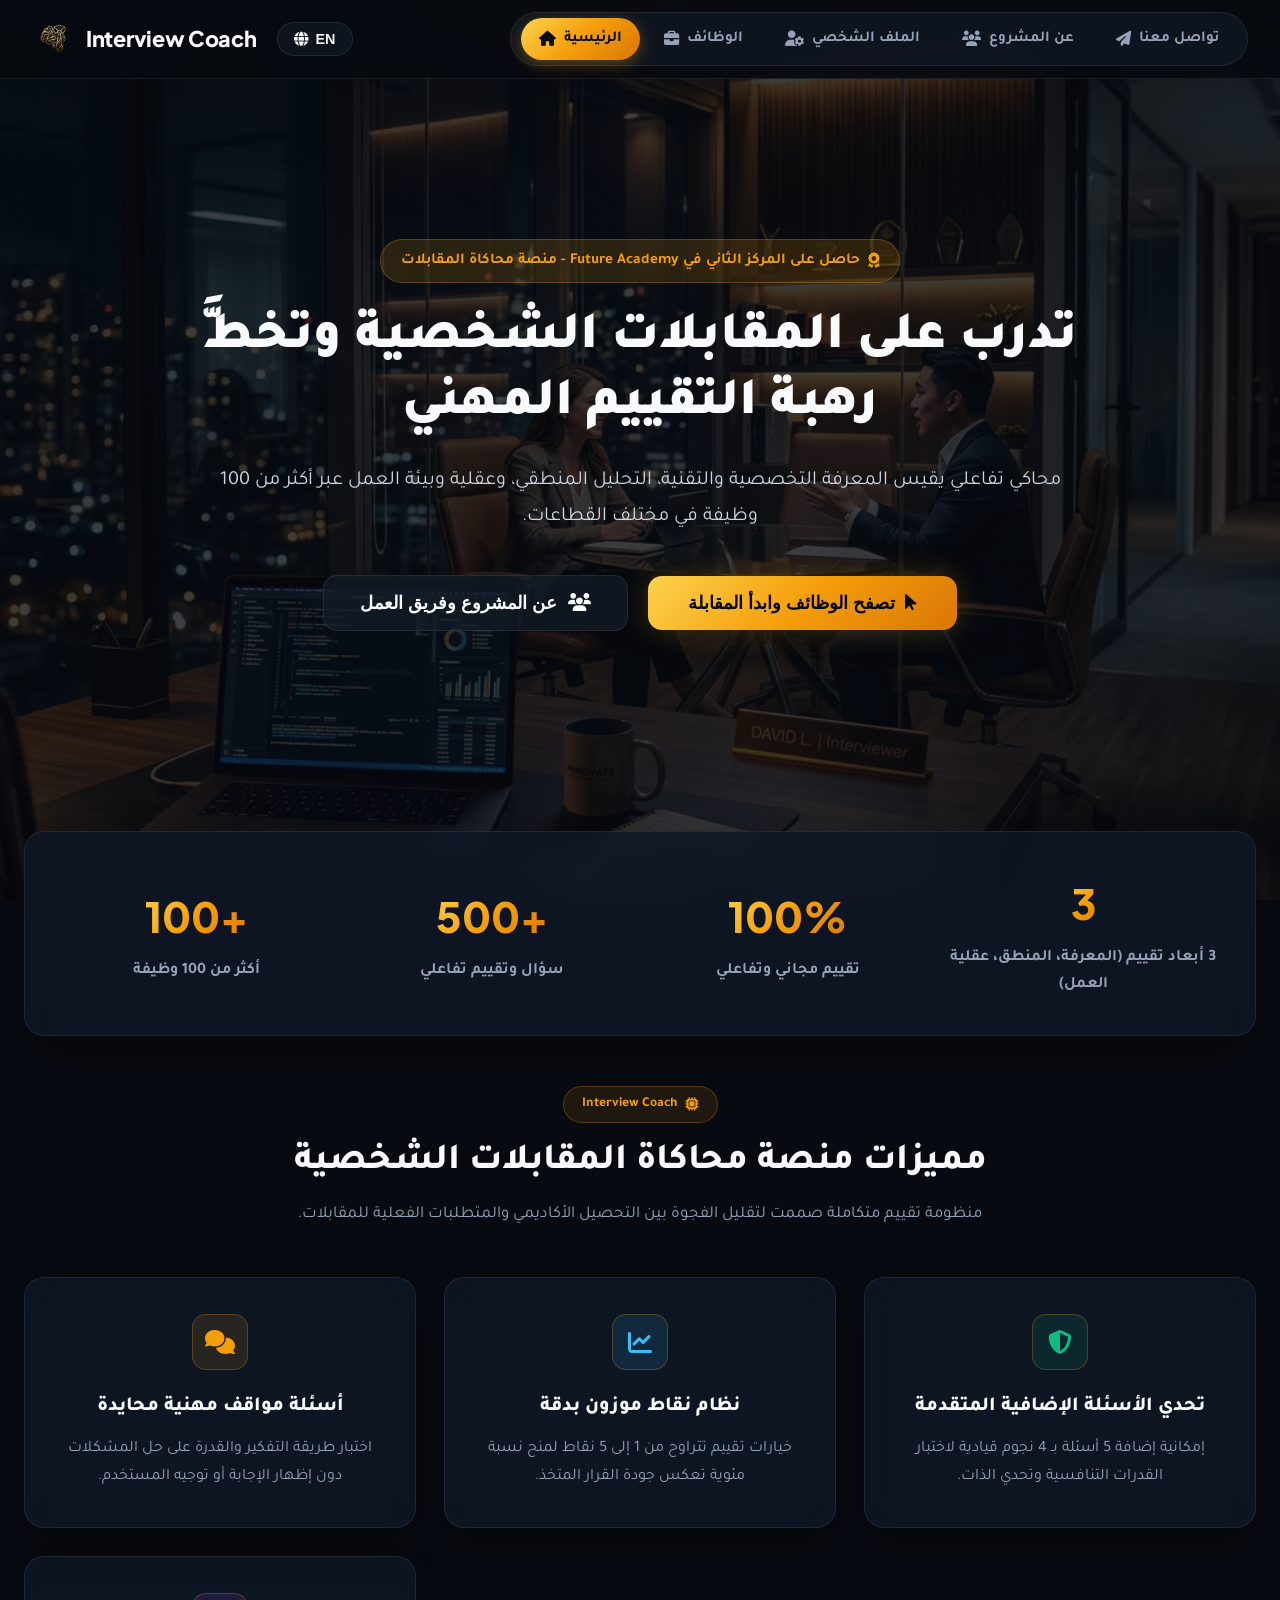
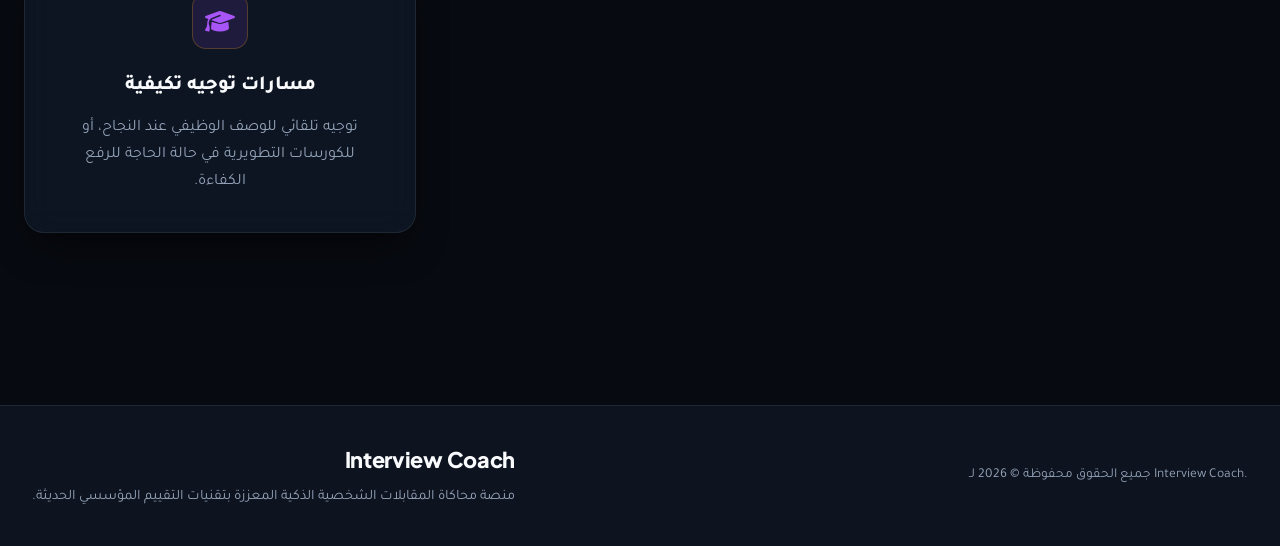
<file: index.html>
<!DOCTYPE html>
<html lang="ar" dir="rtl" data-theme="dark">
<head>
    <meta charset="UTF-8">
    <meta name="viewport" content="width=device-width, initial-scale=1.0">
    <meta name="description" content="Interview Coach - منصة تدريب المقابلات الشخصية التفاعلية بأكثر من 100 وظيفة حقيقية">
    <title>Interview Coach - الرئيسية</title>
    
    <!-- Google Fonts -->
    <link rel="preconnect" href="https://fonts.googleapis.com">
    <link rel="preconnect" href="https://fonts.gstatic.com" crossorigin>
    <link href="https://fonts.googleapis.com/css2?family=Tajawal:wght@300;400;500;700;800;900&family=Plus+Jakarta+Sans:wght@300;400;500;600;700;800&display=swap" rel="stylesheet">
    
    <!-- Font Awesome Icons -->
    <link rel="stylesheet" href="https://cdnjs.cloudflare.com/ajax/libs/font-awesome/6.5.1/css/all.min.css">
    
    <!-- Custom Multi-File CSS Architecture -->
    <link rel="stylesheet" href="css/common.css">
    <link rel="stylesheet" href="css/home.css">
    <link rel="stylesheet" href="css/modal.css">
    <link rel="stylesheet" href="css/responsive.css">
</head>
<body>
    <div class="bg-image-layer"></div>

    <!-- Top Header Navigation -->
    <header class="app-header">
        <div class="header-container" style="direction: ltr !important;">
            <!-- Left Side: Brand Logo + Language Button -->
            <div class="header-left-brand-group">
                <a href="index.html" class="brand-logo">
                    <img src="images/logo.png" alt="Interview Coach Logo" class="header-logo-img">
                    <span class="logo-title">Interview Coach</span>
                </a>
                <button id="lang-toggle-btn" class="control-btn lang-btn" title="تغيير اللغة / Change Language">
                    <i class="fa-solid fa-globe"></i>
                    <span id="lang-label">EN</span>
                </button>
            </div>
            
            <!-- Right Side: Navigation Links -->
            <div class="header-right-nav">
                <nav class="main-nav">
                    <ul class="nav-links">
                        <li><a href="index.html" class="nav-item active"><i class="fa-solid fa-house"></i> <span data-i18n="nav_home">الرئيسية</span></a></li>
                        <li><a href="jobs.html" class="nav-item"><i class="fa-solid fa-briefcase"></i> <span data-i18n="nav_jobs">الوظائف</span></a></li>
                        <li><a href="profile.html" class="nav-item"><i class="fa-solid fa-user-gear"></i> <span data-i18n="nav_profile">الملف الشخصي</span></a></li>
                        <li><a href="about.html" class="nav-item"><i class="fa-solid fa-users"></i> <span data-i18n="nav_about">عن المشروع</span></a></li>
                        <li><a href="contact.html" class="nav-item"><i class="fa-solid fa-paper-plane"></i> <span data-i18n="nav_contact">تواصل معنا</span></a></li>
                    </ul>
                </nav>
            </div>
            
            <button class="mobile-menu-btn" id="mobile-menu-toggle" aria-label="Toggle Menu">
                <i class="fa-solid fa-bars"></i>
            </button>
        </div>
    </header>

    <!-- Main View Container -->
    <main class="main-content" id="app-viewport">
        <section id="view-home" class="view-section active">
            <!-- Full-Bleed Section Background Hero -->
            <div class="hero-full-section" style="position: relative; width: 100vw; margin-left: calc(-50vw + 50%); margin-right: calc(-50vw + 50%); min-height: 78vh; display: flex; align-items: center; justify-content: center; text-align: center; background: transparent; padding: 70px 24px 60px; margin-top: -32px; margin-bottom: 50px;">
                <div style="max-width: 950px; margin: 0 auto; position: relative; z-index: 2;">
                    <div class="section-badge" style="margin-bottom: 24px; font-size: 0.95rem; background: rgba(245, 158, 11, 0.15); border: 1px solid var(--border-gold); padding: 8px 20px;">
                        <i class="fa-solid fa-award" style="color: var(--primary-gold);"></i> أكثر من 100+ وظيفة متخصصة
                    </div>
                    
                    <h1 class="hero-main-title" style="font-size: 3.3rem; font-weight: 900; line-height: 1.25; margin-bottom: 24px; color: var(--text-main);">
                        منصة محاكاة المقابلات الشخصية الذكية
                    </h1>
                    
                    <p class="hero-sub" style="font-size: 1.25rem; color: var(--text-sub); margin: 0 auto 40px; line-height: 1.8; max-width: 850px;">
                        خوض تجربة تقييم تفاعلية متكاملة محاكية لعقلية الـ HR وسوق العمل الحقيقي مع تقارير أداء فورية وتوصيات دورات مخصصة.
                    </p>
                    
                    <div class="hero-actions" style="display: flex; align-items: center; justify-content: center; gap: 20px; flex-wrap: wrap;">
                        <a href="jobs.html" class="primary-gold-btn" style="font-size: 1.15rem; padding: 16px 40px;">
                            <i class="fa-solid fa-arrow-pointer"></i> ابدأ المقابلة الآن
                        </a>
                        <a href="about.html" class="secondary-btn" style="font-size: 1.15rem; padding: 16px 36px;">
                            <i class="fa-solid fa-users"></i> استكشف فريق العمل
                        </a>
                    </div>
                </div>
            </div>

            <!-- Practical Statistics Bar -->
            <div class="stats-bar glass-card" style="display: grid; grid-template-columns: repeat(4, 1fr); gap: 24px; margin: 0 0 50px; text-align: center; padding: 36px; direction: ltr !important; justify-content: space-evenly; align-items: center;">
                <div class="stat-item" style="display: flex; flex-direction: column; align-items: center; justify-content: center; text-align: center;">
                    <div class="stat-num gold-text" style="font-size: 2.6rem; font-weight: 900; font-family: var(--font-en), sans-serif; background: var(--gold-gradient); -webkit-background-clip: text; -webkit-text-fill-color: transparent;">100+</div>
                    <div class="stat-lbl" style="color: var(--text-muted); font-size: 1rem; font-weight: 600; margin-top: 6px;" data-i18n="stat_jobs">وظيفة حقيقية معتمدة</div>
                </div>
                <div class="stat-item" style="display: flex; flex-direction: column; align-items: center; justify-content: center; text-align: center;">
                    <div class="stat-num gold-text" style="font-size: 2.6rem; font-weight: 900; font-family: var(--font-en), sans-serif; background: var(--gold-gradient); -webkit-background-clip: text; -webkit-text-fill-color: transparent;">500+</div>
                    <div class="stat-lbl" style="color: var(--text-muted); font-size: 1rem; font-weight: 600; margin-top: 6px;" data-i18n="stat_qs">سؤال عملي واقعي</div>
                </div>
                <div class="stat-item" style="display: flex; flex-direction: column; align-items: center; justify-content: center; text-align: center;">
                    <div class="stat-num gold-text" style="font-size: 2.6rem; font-weight: 900; font-family: var(--font-en), sans-serif; background: var(--gold-gradient); -webkit-background-clip: text; -webkit-text-fill-color: transparent;">100%</div>
                    <div class="stat-lbl" style="color: var(--text-muted); font-size: 1rem; font-weight: 600; margin-top: 6px;" data-i18n="stat_free">جاهزية وتوصيات دورات</div>
                </div>
                <div class="stat-item" style="display: flex; flex-direction: column; align-items: center; justify-content: center; text-align: center;">
                    <div class="stat-num gold-text" style="font-size: 2.6rem; font-weight: 900; font-family: var(--font-en), sans-serif; background: var(--gold-gradient); -webkit-background-clip: text; -webkit-text-fill-color: transparent;">3D</div>
                    <div class="stat-lbl" style="color: var(--text-muted); font-size: 1rem; font-weight: 600; margin-top: 6px;" data-i18n="stat_dims">تقييم تقني ومنطقي وHR</div>
                </div>
            </div>

            <!-- Features Grid -->
            <div class="features-section" style="margin-bottom: 60px;">
                <div class="section-header">
                    <div class="section-badge"><i class="fa-solid fa-microchip"></i> المميزات الأساسية</div>
                    <h2 class="section-title">لماذا منصة Interview Coach؟</h2>
                    <p class="section-subtitle">إليك كيف تساعدك المنصة على اجتياز المقابلات الوظيفية بثقة</p>
                </div>

                <div class="features-grid" style="display: grid; grid-template-columns: repeat(auto-fit, minmax(300px, 1fr)); gap: 28px;">
                    <div class="glass-card feat-card" style="padding: 36px; text-align: center;">
                        <div class="feat-icon" style="width: 56px; height: 56px; border-radius: var(--radius-md); background: rgba(245, 158, 11, 0.12); color: var(--primary-gold); display: flex; align-items: center; justify-content: center; font-size: 1.5rem; margin: 0 auto 20px;">
                            <i class="fa-solid fa-comments"></i>
                        </div>
                        <h3 style="font-size: 1.25rem; font-weight: 800; margin-bottom: 12px;">أسئلة محاكاة واقعية</h3>
                        <p style="color: var(--text-muted); font-size: 1rem; line-height: 1.7;">أسئلة مستوحاة من بيئة العمل الفعلية لتقييم مهاراتك وليس الحفظ.</p>
                    </div>

                    <div class="glass-card feat-card" style="padding: 36px; text-align: center;">
                        <div class="feat-icon" style="width: 56px; height: 56px; border-radius: var(--radius-md); background: rgba(56, 189, 248, 0.12); color: #38bdf8; display: flex; align-items: center; justify-content: center; font-size: 1.5rem; margin: 0 auto 20px;">
                            <i class="fa-solid fa-chart-line"></i>
                        </div>
                        <h3 style="font-size: 1.25rem; font-weight: 800; margin-bottom: 12px;">تقارير أداء فورية</h3>
                        <p style="color: var(--text-muted); font-size: 1rem; line-height: 1.7;">تحليل تفصيلي يوضح درجات الجانب التقني والحل المنطقي وعقلية الـ HR.</p>
                    </div>

                    <div class="glass-card feat-card" style="padding: 36px; text-align: center;">
                        <div class="feat-icon" style="width: 56px; height: 56px; border-radius: var(--radius-md); background: rgba(16, 185, 129, 0.12); color: #10b981; display: flex; align-items: center; justify-content: center; font-size: 1.5rem; margin: 0 auto 20px;">
                            <i class="fa-solid fa-shield-halved"></i>
                        </div>
                        <h3 style="font-size: 1.25rem; font-weight: 800; margin-bottom: 12px;">تغطية لـ 100+ وظيفة</h3>
                        <p style="color: var(--text-muted); font-size: 1rem; line-height: 1.7;">مجموعة واسعة تشمل مجالات البرمجة، الأعمال، التسويق، والإدارة.</p>
                    </div>

                    <div class="glass-card feat-card" style="padding: 36px; text-align: center;">
                        <div class="feat-icon" style="width: 56px; height: 56px; border-radius: var(--radius-md); background: rgba(168, 85, 247, 0.12); color: #a855f7; display: flex; align-items: center; justify-content: center; font-size: 1.5rem; margin: 0 auto 20px;">
                            <i class="fa-solid fa-graduation-cap"></i>
                        </div>
                        <h3 style="font-size: 1.25rem; font-weight: 800; margin-bottom: 12px;">ترشيح دورات مخصصة</h3>
                        <p style="color: var(--text-muted); font-size: 1rem; line-height: 1.7;">اقتراح دورات تدريبية موثوقة عند الحاجة لتطوير نقاط الضعف المكتشفة.</p>
                    </div>
                </div>
            </div>
        </section>
    </main>

    <!-- Global App Footer -->
    <footer class="app-footer">
        <div class="footer-container">
            <div class="footer-brand">
                <div class="logo-title">Interview Coach</div>
                <p data-i18n="footer_tagline">منصة محاكاة المقابلات الشخصية الذكية المعززة بتقنيات التقييم المؤسسي الحديثة.</p>
            </div>
            <div class="footer-copy">
                <p data-i18n="footer_copyright">جميع الحقوق محفوظة © 2026 لـ Interview Coach.</p>
            </div>
        </div>
    </footer>

    <!-- Scripts In Dependency Order -->
    <script src="js/translations.js"></script>
    <script src="js/state.js"></script>
    <script src="js/data/jobs.js"></script>
    <script src="js/data/job-question-banks/tech.js"></script>
    <script src="js/data/job-question-banks/business.js"></script>
    <script src="js/data/job-question-banks/creative.js"></script>
    <script src="js/data/job-question-banks/security.js"></script>
    <script src="js/data/job-question-banks/other.js"></script>
    <script src="js/data/job-descriptions.js"></script>
    <script src="js/data/questions.js"></script>
    <script src="js/data/courses_jobs.js"></script>
    <script src="js/router.js"></script>
    <script src="js/exam.js"></script>
    <script src="js/results.js"></script>
    <script src="js/profile.js"></script>
    <script src="js/about.js"></script>
    <script src="js/auth.js"></script>
    <script src="js/app.js"></script>
</body>
</html>
</file>
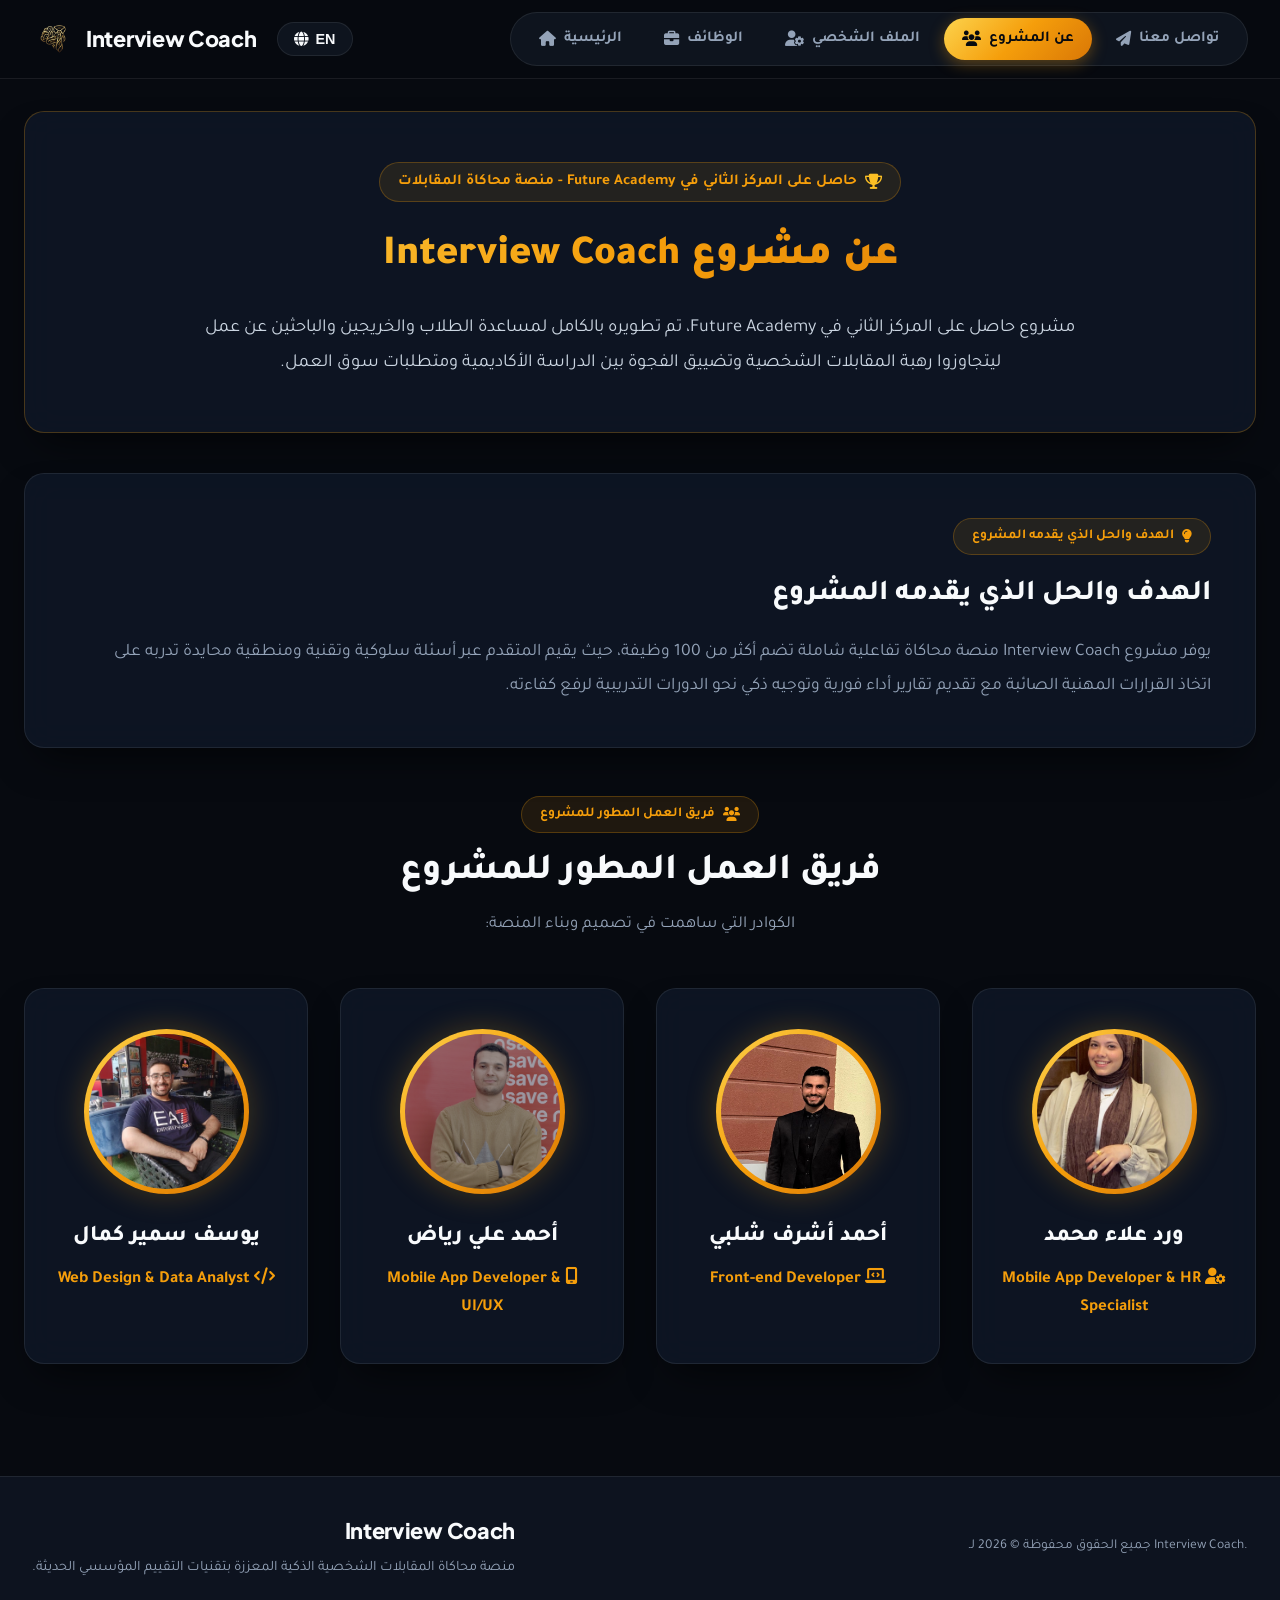
<file: about.html>
<!DOCTYPE html>
<html lang="ar" dir="rtl" data-theme="dark">
<head>
    <meta charset="UTF-8">
    <meta name="viewport" content="width=device-width, initial-scale=1.0">
    <meta name="description" content="Interview Coach - عن المشروع وفريق العمل">
    <title>Interview Coach - عن المشروع</title>
    
    <!-- Google Fonts -->
    <link rel="preconnect" href="https://fonts.googleapis.com">
    <link rel="preconnect" href="https://fonts.gstatic.com" crossorigin>
    <link href="https://fonts.googleapis.com/css2?family=Tajawal:wght@300;400;500;700;800;900&family=Plus+Jakarta+Sans:wght@300;400;500;600;700;800&display=swap" rel="stylesheet">
    
    <!-- Font Awesome Icons -->
    <link rel="stylesheet" href="https://cdnjs.cloudflare.com/ajax/libs/font-awesome/6.5.1/css/all.min.css">
    
    <!-- Custom Multi-File CSS Architecture -->
    <link rel="stylesheet" href="css/common.css">
    <link rel="stylesheet" href="css/about.css">
    <link rel="stylesheet" href="css/modal.css">
    <link rel="stylesheet" href="css/responsive.css">
</head>
<body>
    <!-- Top Header Navigation -->
    <header class="app-header">
        <div class="header-container" style="direction: ltr !important;">
            <!-- Left Side: Brand Logo + Language Button -->
            <div class="header-left-brand-group">
                <a href="index.html" class="brand-logo">
                    <img src="images/logo.png" alt="Interview Coach Logo" class="header-logo-img">
                    <span class="logo-title">Interview Coach</span>
                </a>
                <button id="lang-toggle-btn" class="control-btn lang-btn" title="تغيير اللغة / Change Language">
                    <i class="fa-solid fa-globe"></i>
                    <span id="lang-label">EN</span>
                </button>
            </div>
            
            <!-- Right Side: Navigation Links -->
            <div class="header-right-nav">
                <nav class="main-nav">
                    <ul class="nav-links">
                        <li><a href="index.html" class="nav-item"><i class="fa-solid fa-house"></i> <span data-i18n="nav_home">الرئيسية</span></a></li>
                        <li><a href="jobs.html" class="nav-item"><i class="fa-solid fa-briefcase"></i> <span data-i18n="nav_jobs">الوظائف</span></a></li>
                        <li><a href="profile.html" class="nav-item"><i class="fa-solid fa-user-gear"></i> <span data-i18n="nav_profile">الملف الشخصي</span></a></li>
                        <li><a href="about.html" class="nav-item active"><i class="fa-solid fa-users"></i> <span data-i18n="nav_about">عن المشروع</span></a></li>
                        <li><a href="contact.html" class="nav-item"><i class="fa-solid fa-paper-plane"></i> <span data-i18n="nav_contact">تواصل معنا</span></a></li>
                    </ul>
                </nav>
            </div>
            
            <button class="mobile-menu-btn" id="mobile-menu-toggle" aria-label="Toggle Menu">
                <i class="fa-solid fa-bars"></i>
            </button>
        </div>
    </header>

    <!-- Main View Container -->
    <main class="main-content" id="app-viewport">
        <section id="view-about" class="view-section active">
            <div class="about-wrapper" style="max-width: 1250px; margin: 0 auto;">
                <!-- Hero About Header -->
                <div class="glass-card" style="padding: 50px 36px; text-align: center; margin-bottom: 40px; border: 1px solid var(--border-gold);">
                    <div class="section-badge" style="margin-bottom: 20px; font-size: 0.95rem;">
                        <i class="fa-solid fa-trophy" style="color: #fbbf24;"></i> منصة محاكاة المقابلات الذكية
                    </div>

                    <h1 style="font-size: 2.6rem; font-weight: 900; margin-bottom: 20px;" class="gold-text">
                        Interview Coach
                    </h1>

                    <p style="font-size: 1.15rem; color: var(--text-sub); max-width: 900px; margin: 0 auto; line-height: 1.9;">
                        تم بناء منصة Interview Coach كمنصة تدريب احترافية لا تكتفي بتقديم المعلومات، بل تحاكي عقلية إدارة الموارد البشرية (HR) الحقيقية. نهدف إلى توفير أسئلة واقعية من بيئة العمل لتقييم المهارة العملية وتفكير المتقدم، وليس فقط اختبار الحفظ الأكاديمي، بما يؤهل الكوادر الشابة لسوق العمل بنجاح.
                    </p>
                </div>

                <!-- Team Section Header -->
                <div class="section-header">
                    <div class="section-badge"><i class="fa-solid fa-users"></i> فريق العمل</div>
                    <h2 class="section-title">فريق العمل</h2>
                    <p class="section-subtitle">الكوادر الشابة والمصممون والمطورون القائمون على تطوير منصة Interview Coach</p>
                </div>

                <!-- Team Grid -->
                <div class="team-grid" style="display: grid; grid-template-columns: repeat(auto-fit, minmax(270px, 1fr)); gap: 32px;">
                    <!-- Member 1 -->
                    <div class="glass-card team-card" style="text-align: center; padding: 40px 24px; transition: var(--transition-normal);">
                        <div class="avatar-glow-wrapper" style="width: 165px; height: 165px; border-radius: 50%; margin: 0 auto 24px; padding: 5px; background: var(--gold-gradient); box-shadow: var(--shadow-gold);">
                            <img src="images/يوسف سمير كمال.jpg" alt="يوسف سمير كمال" style="width: 100%; height: 100%; object-fit: cover; border-radius: 50%; background: var(--bg-surface);">
                        </div>
                        <h3 style="font-size: 1.4rem; font-weight: 800; margin-bottom: 10px; color: var(--text-main);">
                            يوسف سمير كمال
                        </h3>
                        <div style="font-size: 1.05rem; font-weight: 700; color: var(--primary-gold);">
                            <i class="fa-solid fa-code"></i> Web Design & Data Analyst
                        </div>
                    </div>

                    <!-- Member 2 -->
                    <div class="glass-card team-card" style="text-align: center; padding: 40px 24px; transition: var(--transition-normal);">
                        <div class="avatar-glow-wrapper" style="width: 165px; height: 165px; border-radius: 50%; margin: 0 auto 24px; padding: 5px; background: var(--gold-gradient); box-shadow: var(--shadow-gold);">
                            <img src="images/احمد علي رياض.png" alt="أحمد علي رياض" style="width: 100%; height: 100%; object-fit: cover; border-radius: 50%; background: var(--bg-surface);">
                        </div>
                        <h3 style="font-size: 1.4rem; font-weight: 800; margin-bottom: 10px; color: var(--text-main);">
                            أحمد علي رياض
                        </h3>
                        <div style="font-size: 1.05rem; font-weight: 700; color: var(--primary-gold);">
                            <i class="fa-solid fa-mobile-screen"></i> Mobile App Developer & UI/UX
                        </div>
                    </div>

                    <!-- Member 3 -->
                    <div class="glass-card team-card" style="text-align: center; padding: 40px 24px; transition: var(--transition-normal);">
                        <div class="avatar-glow-wrapper" style="width: 165px; height: 165px; border-radius: 50%; margin: 0 auto 24px; padding: 5px; background: var(--gold-gradient); box-shadow: var(--shadow-gold);">
                            <img src="images/احمد اشرف شلبي.jpeg" alt="أحمد أشرف شلبي" style="width: 100%; height: 100%; object-fit: cover; border-radius: 50%; background: var(--bg-surface);">
                        </div>
                        <h3 style="font-size: 1.4rem; font-weight: 800; margin-bottom: 10px; color: var(--text-main);">
                            أحمد أشرف شلبي
                        </h3>
                        <div style="font-size: 1.05rem; font-weight: 700; color: var(--primary-gold);">
                            <i class="fa-solid fa-laptop-code"></i> Front-end Developer
                        </div>
                    </div>

                    <!-- Member 4 -->
                    <div class="glass-card team-card" style="text-align: center; padding: 40px 24px; transition: var(--transition-normal);">
                        <div class="avatar-glow-wrapper" style="width: 165px; height: 165px; border-radius: 50%; margin: 0 auto 24px; padding: 5px; background: var(--gold-gradient); box-shadow: var(--shadow-gold);">
                            <img src="images/ورد علي محمد.jpeg" alt="ورد علاء محمد" style="width: 100%; height: 100%; object-fit: cover; border-radius: 50%; background: var(--bg-surface);">
                        </div>
                        <h3 style="font-size: 1.4rem; font-weight: 800; margin-bottom: 10px; color: var(--text-main);">
                            ورد علاء محمد
                        </h3>
                        <div style="font-size: 1.05rem; font-weight: 700; color: var(--primary-gold);">
                            <i class="fa-solid fa-user-gear"></i> Mobile App Developer & HR Specialist
                        </div>
                    </div>
                </div>
            </div>
        </section>
    </main>

    <!-- Global App Footer -->
    <footer class="app-footer">
        <div class="footer-container">
            <div class="footer-brand">
                <div class="logo-title">Interview Coach</div>
                <p data-i18n="footer_tagline">منصة محاكاة المقابلات الشخصية الذكية المعززة بتقنيات التقييم المؤسسي الحديثة.</p>
            </div>
            <div class="footer-copy">
                <p data-i18n="footer_copyright">جميع الحقوق محفوظة © 2026 لـ Interview Coach.</p>
            </div>
        </div>
    </footer>

    <!-- Scripts In Dependency Order -->
    <script src="js/translations.js"></script>
    <script src="js/state.js"></script>
    <script src="js/data/jobs.js"></script>
    <script src="js/data/job-question-banks/tech.js"></script>
    <script src="js/data/job-question-banks/business.js"></script>
    <script src="js/data/job-question-banks/creative.js"></script>
    <script src="js/data/job-question-banks/security.js"></script>
    <script src="js/data/job-question-banks/other.js"></script>
    <script src="js/data/job-descriptions.js"></script>
    <script src="js/data/questions.js"></script>
    <script src="js/data/courses_jobs.js"></script>
    <script src="js/router.js"></script>
    <script src="js/exam.js"></script>
    <script src="js/results.js"></script>
    <script src="js/profile.js"></script>
    <script src="js/about.js"></script>
    <script src="js/auth.js"></script>
    <script src="js/app.js"></script>
</body>
</html>
</file>
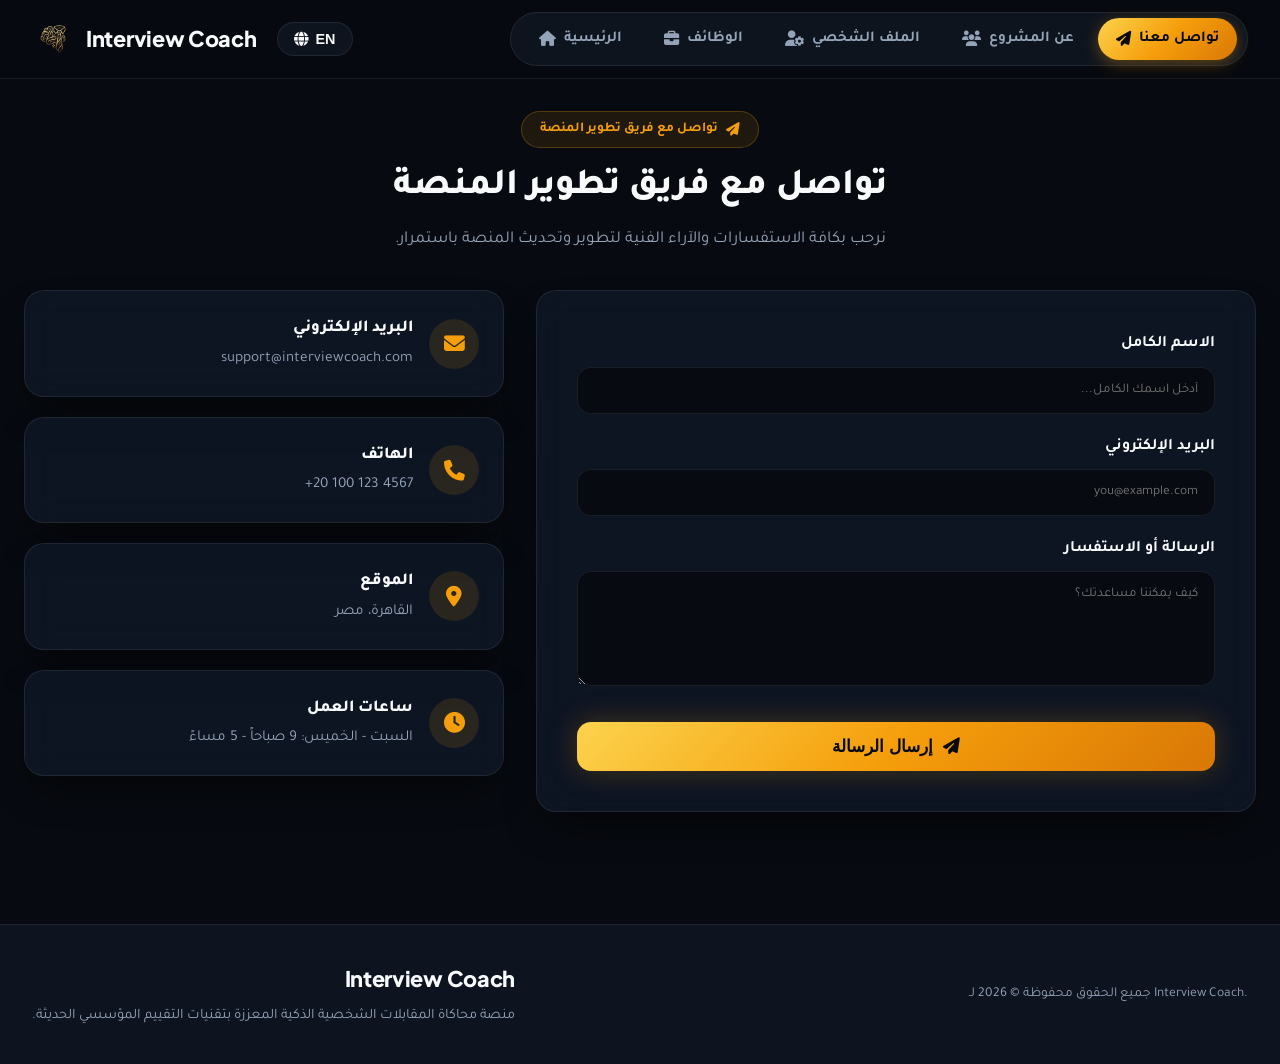
<file: contact.html>
<!DOCTYPE html>
<html lang="ar" dir="rtl" data-theme="dark">
<head>
    <meta charset="UTF-8">
    <meta name="viewport" content="width=device-width, initial-scale=1.0">
    <meta name="description" content="Interview Coach - تواصل معنا">
    <title>Interview Coach - تواصل معنا</title>
    
    <!-- Google Fonts -->
    <link rel="preconnect" href="https://fonts.googleapis.com">
    <link rel="preconnect" href="https://fonts.gstatic.com" crossorigin>
    <link href="https://fonts.googleapis.com/css2?family=Tajawal:wght@300;400;500;700;800;900&family=Plus+Jakarta+Sans:wght@300;400;500;600;700;800&display=swap" rel="stylesheet">
    
    <!-- Font Awesome Icons -->
    <link rel="stylesheet" href="https://cdnjs.cloudflare.com/ajax/libs/font-awesome/6.5.1/css/all.min.css">
    
    <!-- Custom Multi-File CSS Architecture -->
    <link rel="stylesheet" href="css/common.css">
    <link rel="stylesheet" href="css/contact.css">
    <link rel="stylesheet" href="css/modal.css">
    <link rel="stylesheet" href="css/responsive.css">
</head>
<body>
    <!-- Top Header Navigation -->
    <header class="app-header">
        <div class="header-container" style="direction: ltr !important;">
            <!-- Left Side: Brand Logo + Language Button -->
            <div class="header-left-brand-group">
                <a href="index.html" class="brand-logo">
                    <img src="images/logo.png" alt="Interview Coach Logo" class="header-logo-img">
                    <span class="logo-title">Interview Coach</span>
                </a>
                <button id="lang-toggle-btn" class="control-btn lang-btn" title="تغيير اللغة / Change Language">
                    <i class="fa-solid fa-globe"></i>
                    <span id="lang-label">EN</span>
                </button>
            </div>
            
            <!-- Right Side: Navigation Links -->
            <div class="header-right-nav">
                <nav class="main-nav">
                    <ul class="nav-links">
                        <li><a href="index.html" class="nav-item"><i class="fa-solid fa-house"></i> <span data-i18n="nav_home">الرئيسية</span></a></li>
                        <li><a href="jobs.html" class="nav-item"><i class="fa-solid fa-briefcase"></i> <span data-i18n="nav_jobs">الوظائف</span></a></li>
                        <li><a href="profile.html" class="nav-item"><i class="fa-solid fa-user-gear"></i> <span data-i18n="nav_profile">الملف الشخصي</span></a></li>
                        <li><a href="about.html" class="nav-item"><i class="fa-solid fa-users"></i> <span data-i18n="nav_about">عن المشروع</span></a></li>
                        <li><a href="contact.html" class="nav-item active"><i class="fa-solid fa-paper-plane"></i> <span data-i18n="nav_contact">تواصل معنا</span></a></li>
                    </ul>
                </nav>
            </div>
            
            <button class="mobile-menu-btn" id="mobile-menu-toggle" aria-label="Toggle Menu">
                <i class="fa-solid fa-bars"></i>
            </button>
        </div>
    </header>

    <!-- Main View Container -->
    <main class="main-content" id="app-viewport">
        <section id="view-contact" class="view-section active">
            <div style="max-width: 1250px; margin: 0 auto;">
                <div class="section-header" style="margin-bottom: 36px;">
                    <div class="section-badge"><i class="fa-solid fa-paper-plane"></i> تواصل معنا</div>
                    <h2 class="section-title">تواصل معنا</h2>
                    <p class="section-subtitle">نحن هنا لمساعدتك والإجابة على أي استفسار أو اقتراحات لتطوير المنصة</p>
                </div>

                <div class="contact-grid" style="display: grid; grid-template-columns: 1fr 1.5fr; gap: 32px; align-items: start; direction: ltr !important;">
                    <!-- Left Info Cards Grid -->
                    <div style="display: flex; flex-direction: column; gap: 20px;">
                        <div class="glass-card" style="padding: 24px; display: flex; align-items: center; gap: 16px;">
                            <div style="width: 50px; height: 50px; border-radius: 50%; background: rgba(245, 158, 11, 0.12); color: var(--primary-gold); display: flex; align-items: center; justify-content: center; font-size: 1.3rem; flex-shrink: 0;">
                                <i class="fa-solid fa-envelope"></i>
                            </div>
                            <div>
                                <h4 style="font-size: 1.05rem; font-weight: 800; margin-bottom: 2px;" data-i18n="contact_email_label">البريد الإلكتروني</h4>
                                <p style="color: var(--text-muted); font-size: 0.95rem;">support@interviewcoach.com</p>
                            </div>
                        </div>

                        <div class="glass-card" style="padding: 24px; display: flex; align-items: center; gap: 16px;">
                            <div style="width: 50px; height: 50px; border-radius: 50%; background: rgba(245, 158, 11, 0.12); color: var(--primary-gold); display: flex; align-items: center; justify-content: center; font-size: 1.3rem; flex-shrink: 0;">
                                <i class="fa-solid fa-phone"></i>
                            </div>
                            <div>
                                <h4 style="font-size: 1.05rem; font-weight: 800; margin-bottom: 2px;" data-i18n="contact_phone_label">الهاتف</h4>
                                <p style="color: var(--text-muted); font-size: 0.95rem;" dir="ltr">+20 100 123 4567</p>
                            </div>
                        </div>

                        <div class="glass-card" style="padding: 24px; display: flex; align-items: center; gap: 16px;">
                            <div style="width: 50px; height: 50px; border-radius: 50%; background: rgba(245, 158, 11, 0.12); color: var(--primary-gold); display: flex; align-items: center; justify-content: center; font-size: 1.3rem; flex-shrink: 0;">
                                <i class="fa-solid fa-location-dot"></i>
                            </div>
                            <div>
                                <h4 style="font-size: 1.05rem; font-weight: 800; margin-bottom: 2px;" data-i18n="contact_loc_label">الموقع</h4>
                                <p style="color: var(--text-muted); font-size: 0.95rem;" data-i18n="contact_loc_val">القاهرة، مصر</p>
                            </div>
                        </div>

                        <div class="glass-card" style="padding: 24px; display: flex; align-items: center; gap: 16px;">
                            <div style="width: 50px; height: 50px; border-radius: 50%; background: rgba(245, 158, 11, 0.12); color: var(--primary-gold); display: flex; align-items: center; justify-content: center; font-size: 1.3rem; flex-shrink: 0;">
                                <i class="fa-solid fa-clock"></i>
                            </div>
                            <div>
                                <h4 style="font-size: 1.05rem; font-weight: 800; margin-bottom: 2px;" data-i18n="contact_hours_label">ساعات العمل</h4>
                                <p style="color: var(--text-muted); font-size: 0.95rem;" data-i18n="contact_hours_val">السبت - الخميس: 9 صباحاً - 5 مساءً</p>
                            </div>
                        </div>
                    </div>

                    <!-- Right Form Card -->
                    <div class="glass-card" style="padding: 40px;">
                        <form id="contact-form" onsubmit="event.preventDefault(); alert('✅ تم إرسال رسالتك بنجاح! سنتواصل معك قريباً.'); event.target.reset();">
                            <div class="form-group" style="margin-bottom: 20px;">
                                <label style="display:block; margin-bottom:8px; font-weight:600;">الاسم الكامل</label>
                                <input type="text" required placeholder="أدخل اسمك الكامل..." style="width:100%; padding:14px 16px; background:var(--bg-primary); border:1px solid var(--border-subtle); border-radius:var(--radius-md); color:var(--text-main); font-family:inherit; outline:none;">
                            </div>
                            <div class="form-group" style="margin-bottom: 20px;">
                                <label style="display:block; margin-bottom:8px; font-weight:600;">البريد الإلكتروني</label>
                                <input type="email" required placeholder="you@example.com" style="width:100%; padding:14px 16px; background:var(--bg-primary); border:1px solid var(--border-subtle); border-radius:var(--radius-md); color:var(--text-main); font-family:inherit; outline:none;">
                            </div>
                            <div class="form-group" style="margin-bottom: 24px;">
                                <label style="display:block; margin-bottom:8px; font-weight:600;">الرسالة أو الاستفسار</label>
                                <textarea rows="5" required placeholder="كيف يمكننا مساعدتك؟" style="width:100%; padding:14px 16px; background:var(--bg-primary); border:1px solid var(--border-subtle); border-radius:var(--radius-md); color:var(--text-main); font-family:inherit; outline:none; resize:vertical;"></textarea>
                            </div>
                            <button type="submit" class="primary-gold-btn full-width" style="padding: 14px 28px; font-size: 1.05rem;">
                                <i class="fa-solid fa-paper-plane"></i> إرسال الرسالة
                            </button>
                        </form>
                    </div>
                </div>
            </div>
        </section>
    </main>

    <!-- Global App Footer -->
    <footer class="app-footer">
        <div class="footer-container">
            <div class="footer-brand">
                <div class="logo-title">Interview Coach</div>
                <p data-i18n="footer_tagline">منصة محاكاة المقابلات الشخصية الذكية المعززة بتقنيات التقييم المؤسسي الحديثة.</p>
            </div>
            <div class="footer-copy">
                <p data-i18n="footer_copyright">جميع الحقوق محفوظة © 2026 لـ Interview Coach.</p>
            </div>
        </div>
    </footer>

    <!-- Scripts In Dependency Order -->
    <script src="js/translations.js"></script>
    <script src="js/state.js"></script>
    <script src="js/data/jobs.js"></script>
    <script src="js/data/job-question-banks/tech.js"></script>
    <script src="js/data/job-question-banks/business.js"></script>
    <script src="js/data/job-question-banks/creative.js"></script>
    <script src="js/data/job-question-banks/security.js"></script>
    <script src="js/data/job-question-banks/other.js"></script>
    <script src="js/data/job-descriptions.js"></script>
    <script src="js/data/questions.js"></script>
    <script src="js/data/courses_jobs.js"></script>
    <script src="js/router.js"></script>
    <script src="js/exam.js"></script>
    <script src="js/results.js"></script>
    <script src="js/profile.js"></script>
    <script src="js/about.js"></script>
    <script src="js/auth.js"></script>
    <script src="js/app.js"></script>
</body>
</html>
</file>
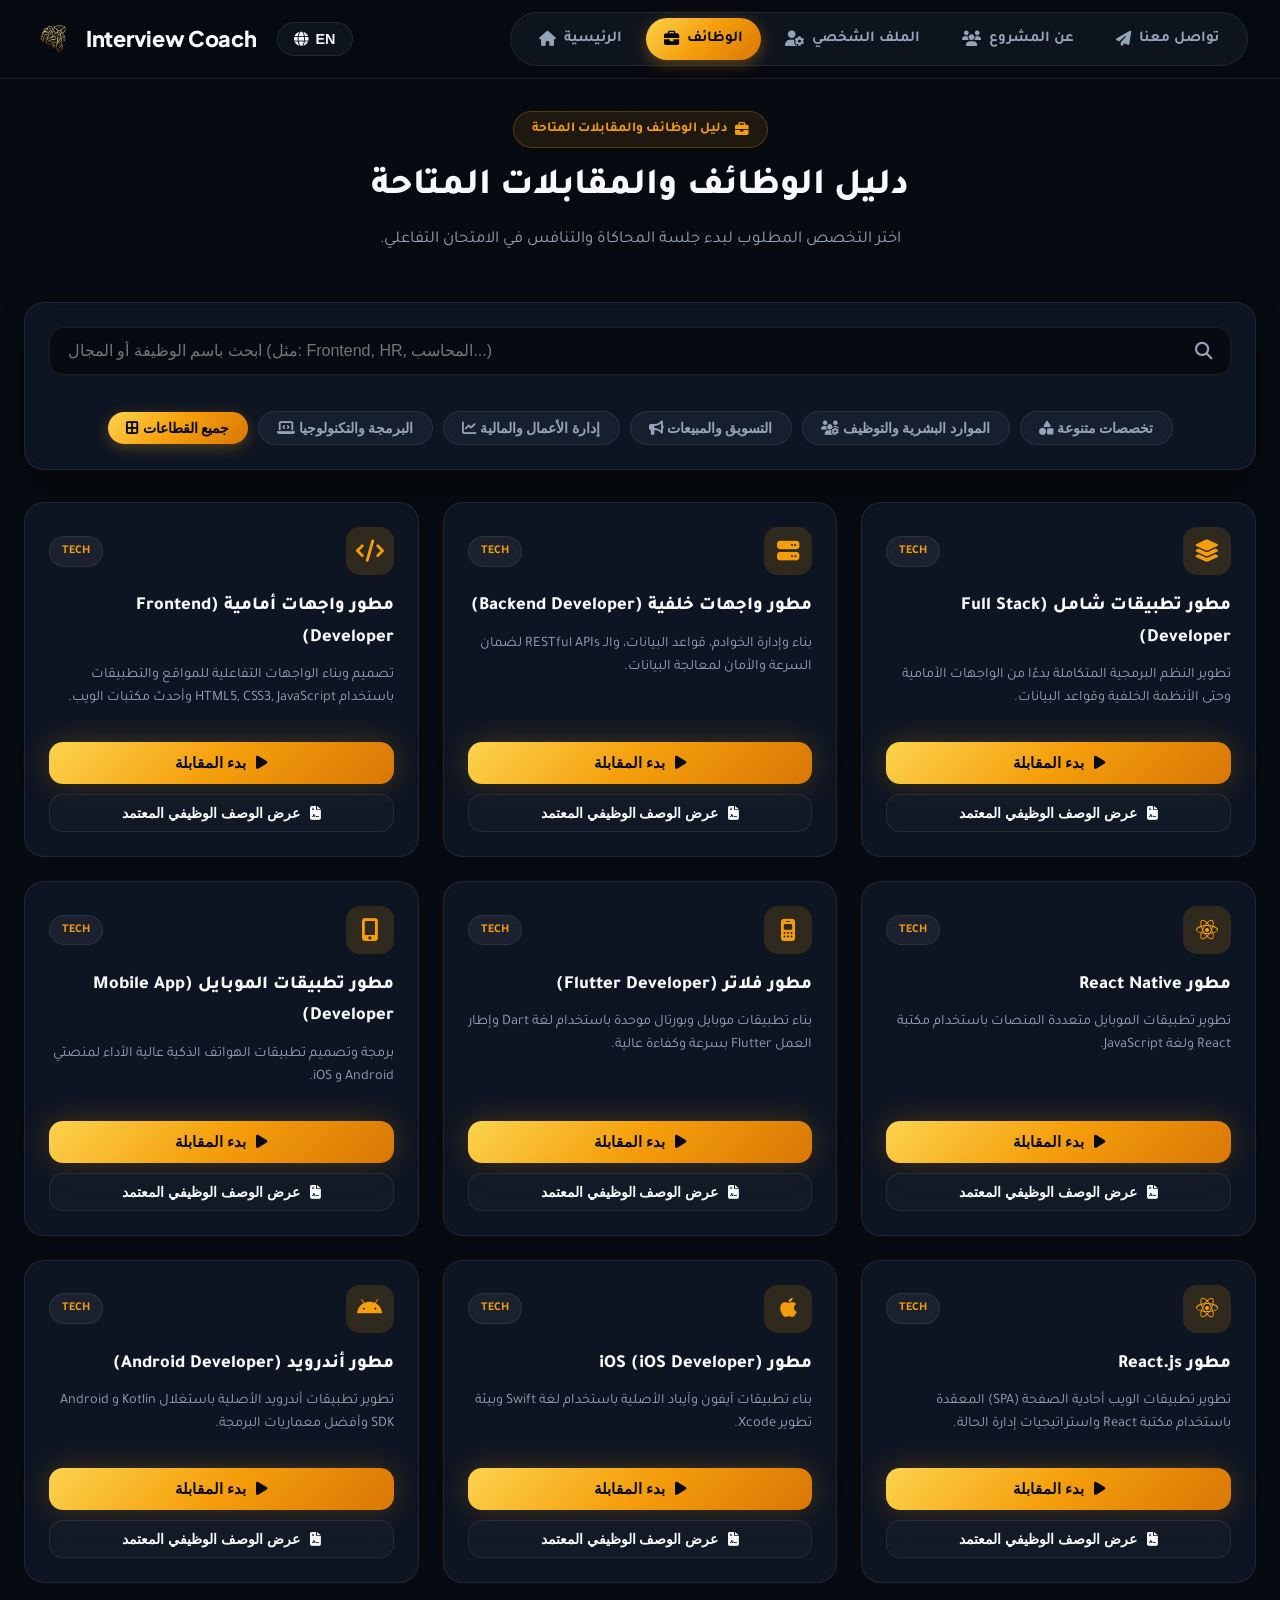
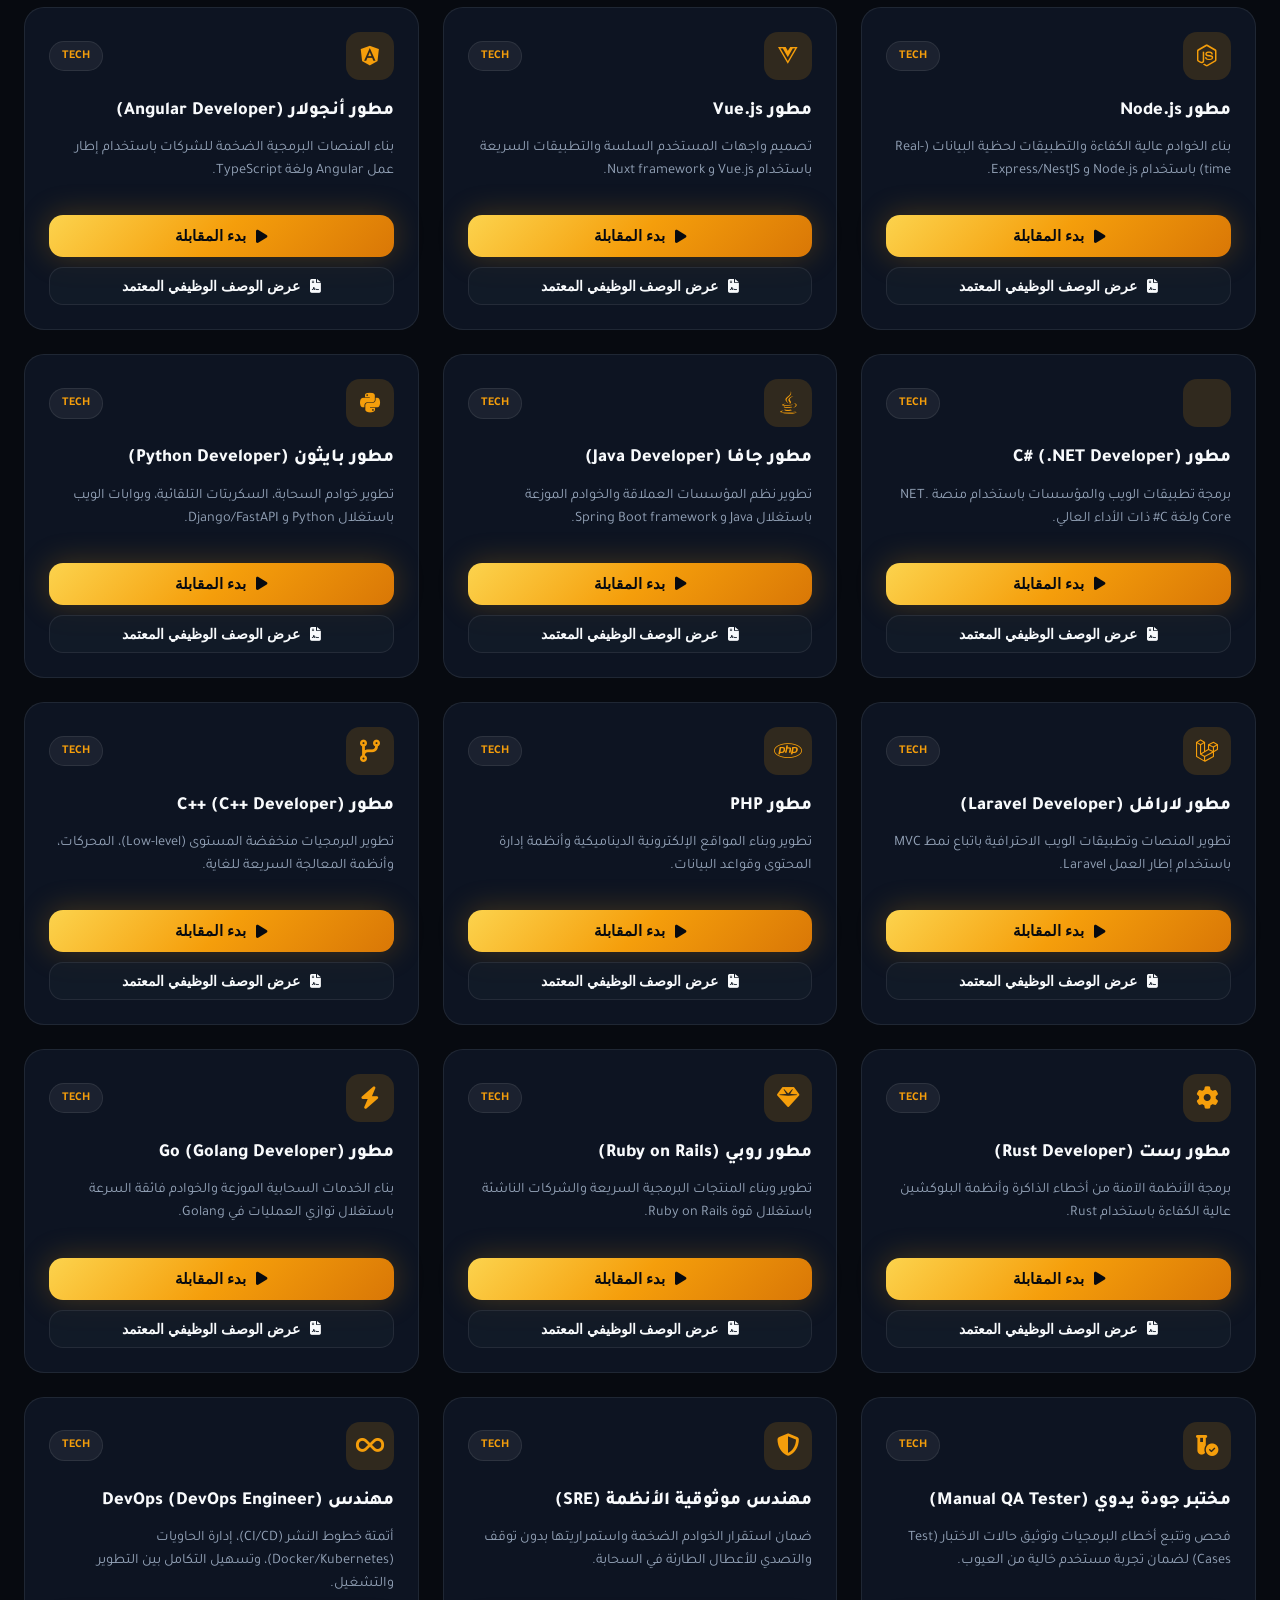
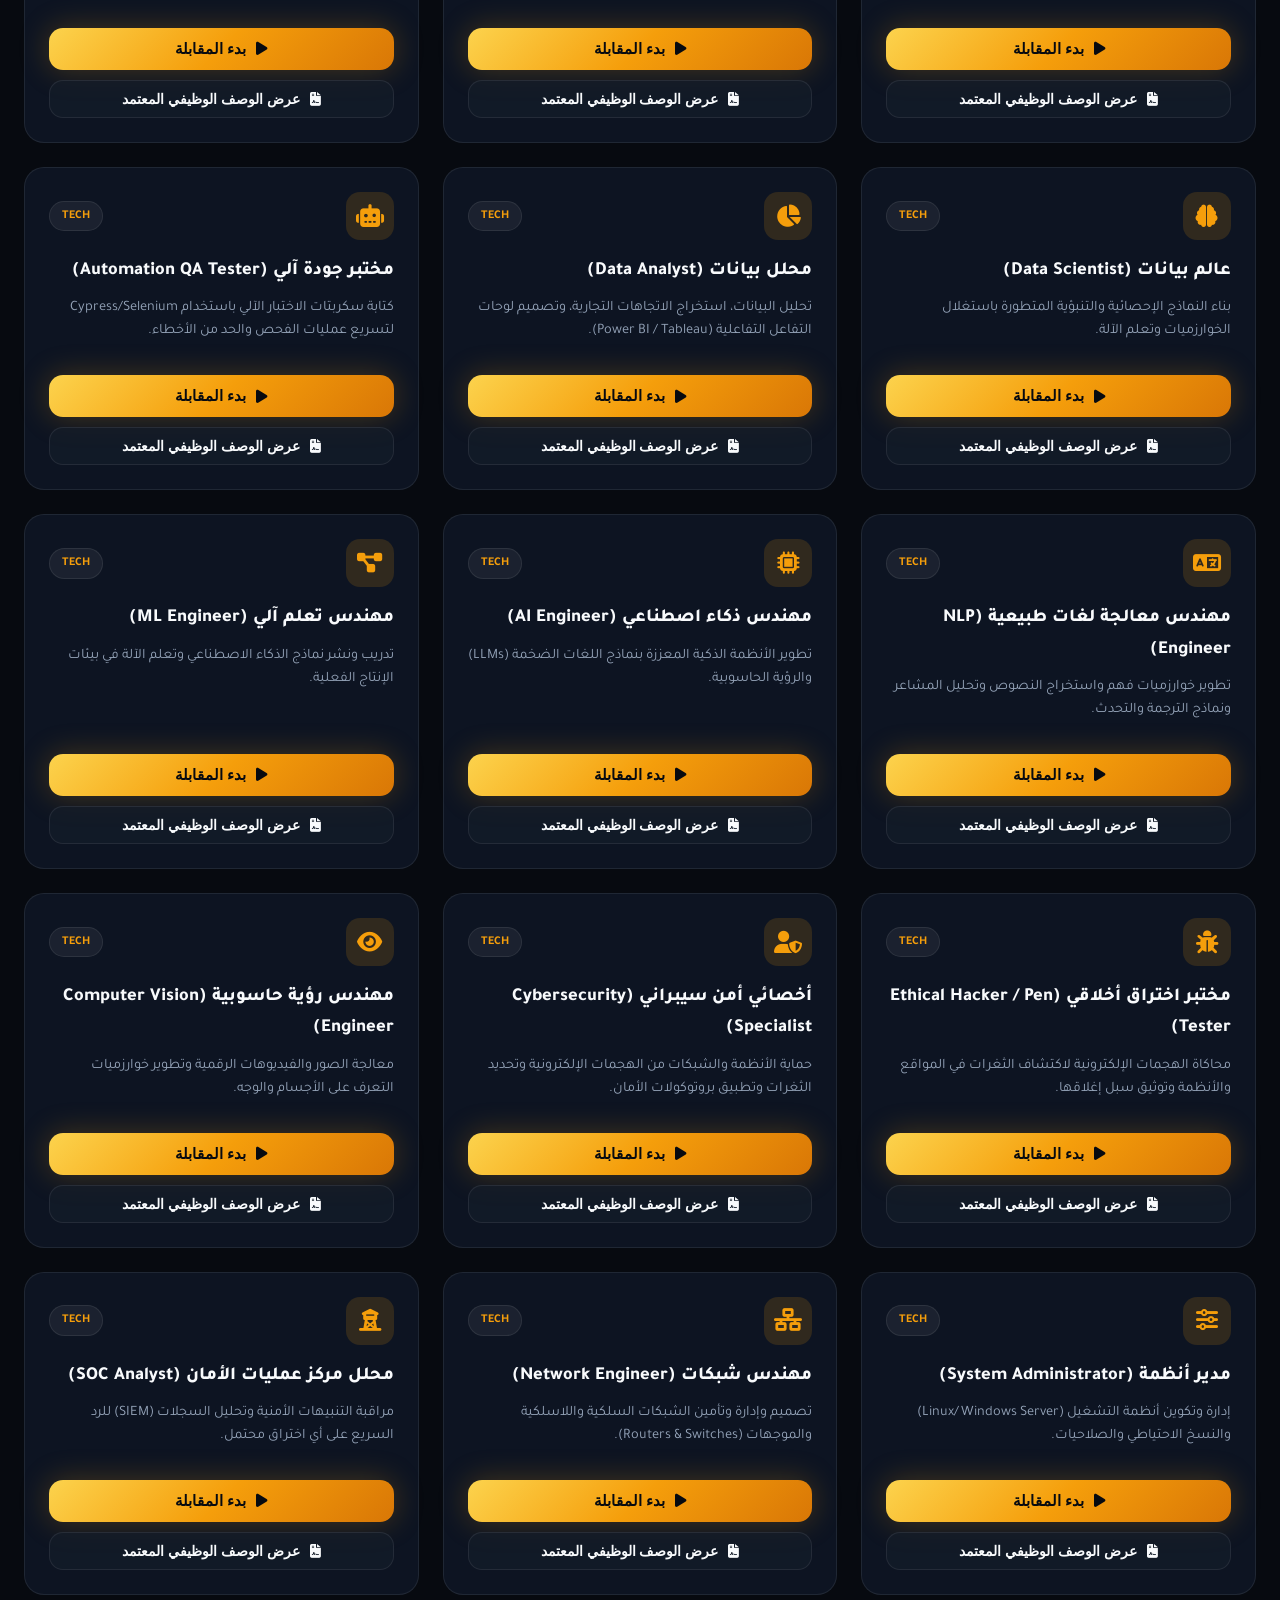
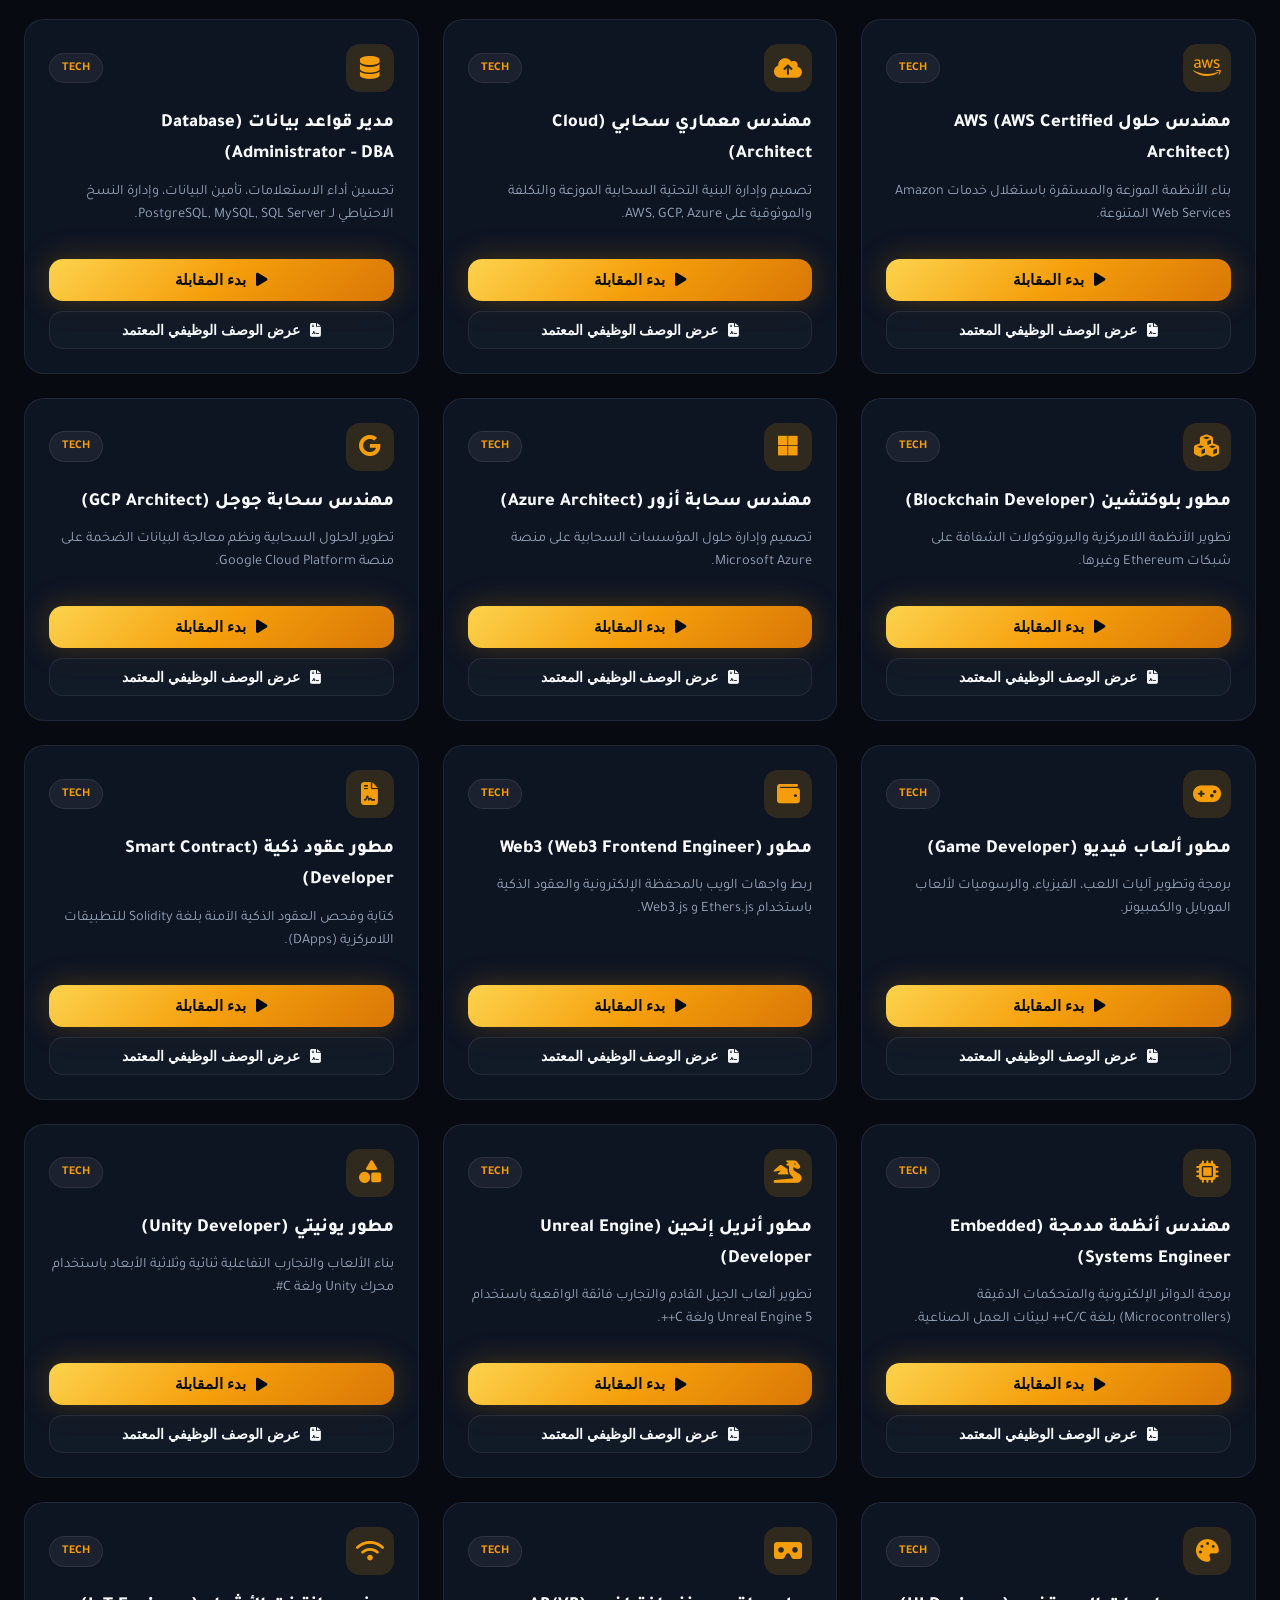
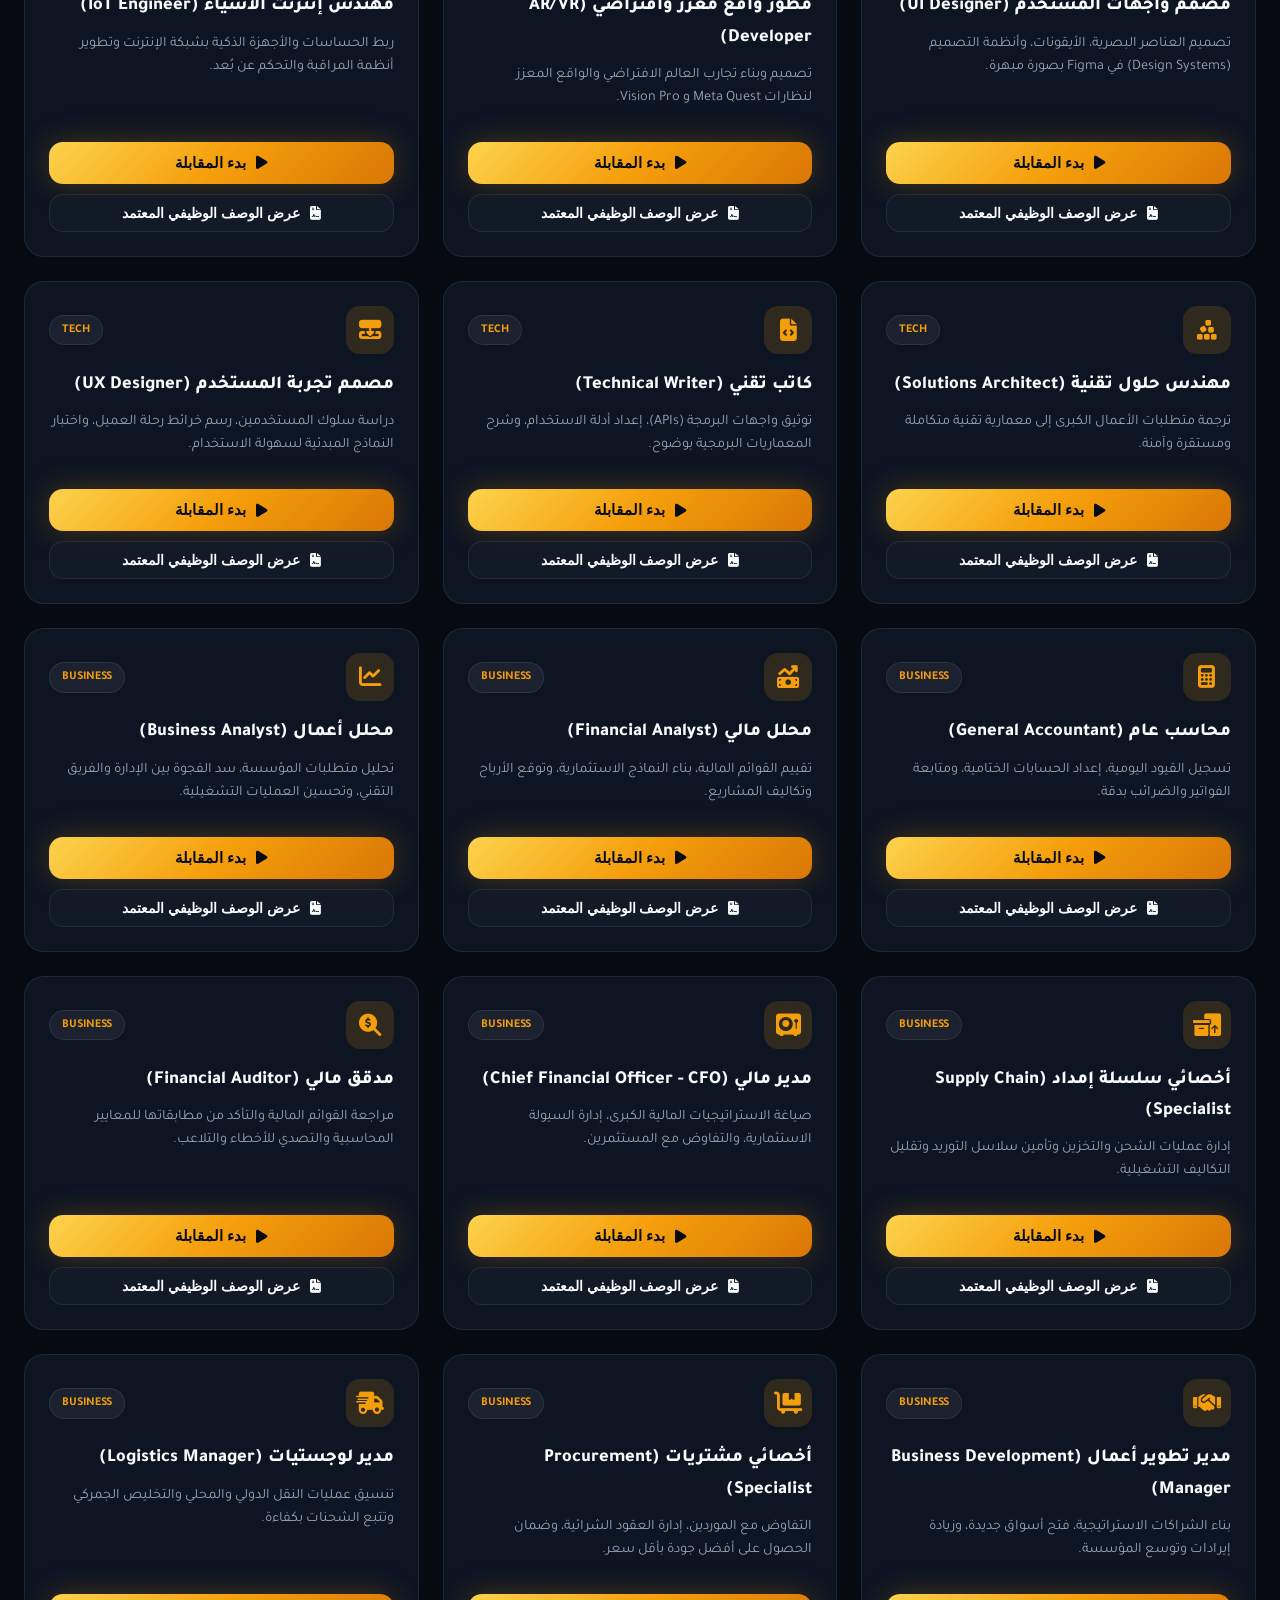
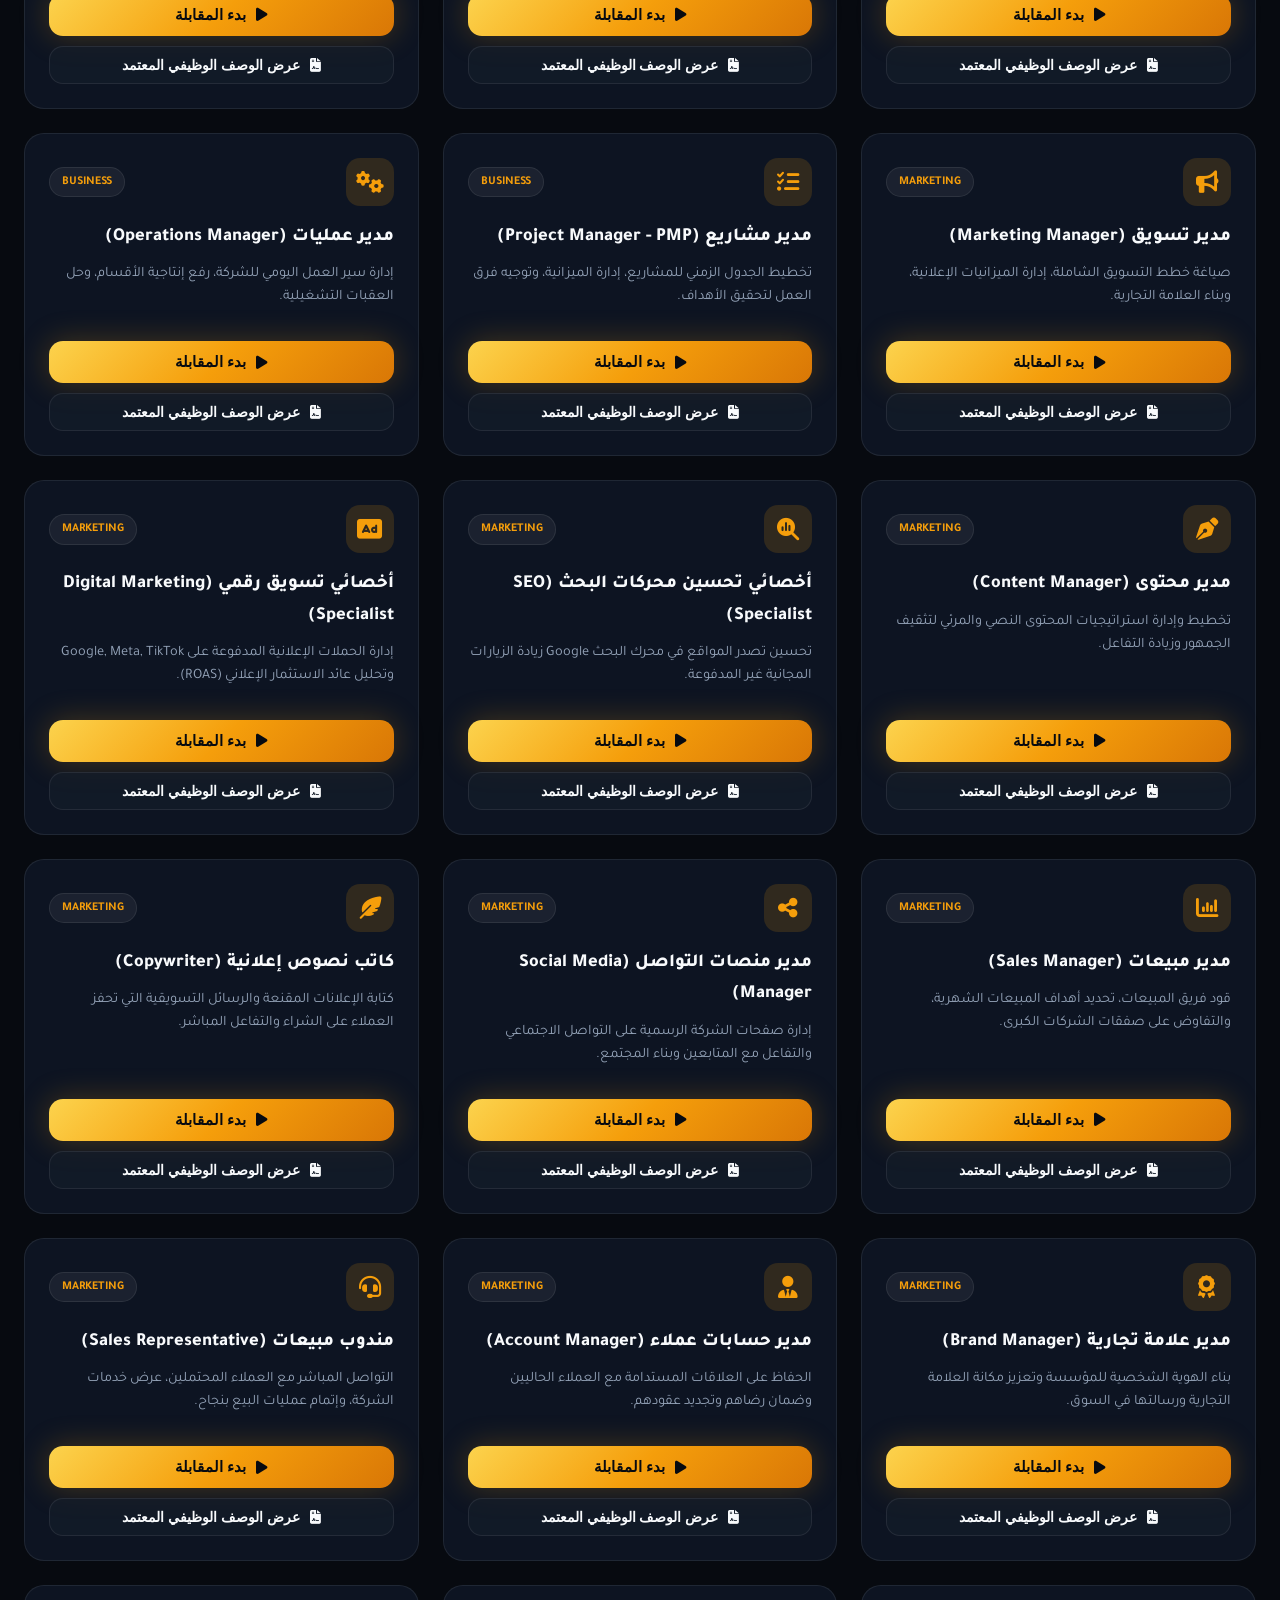
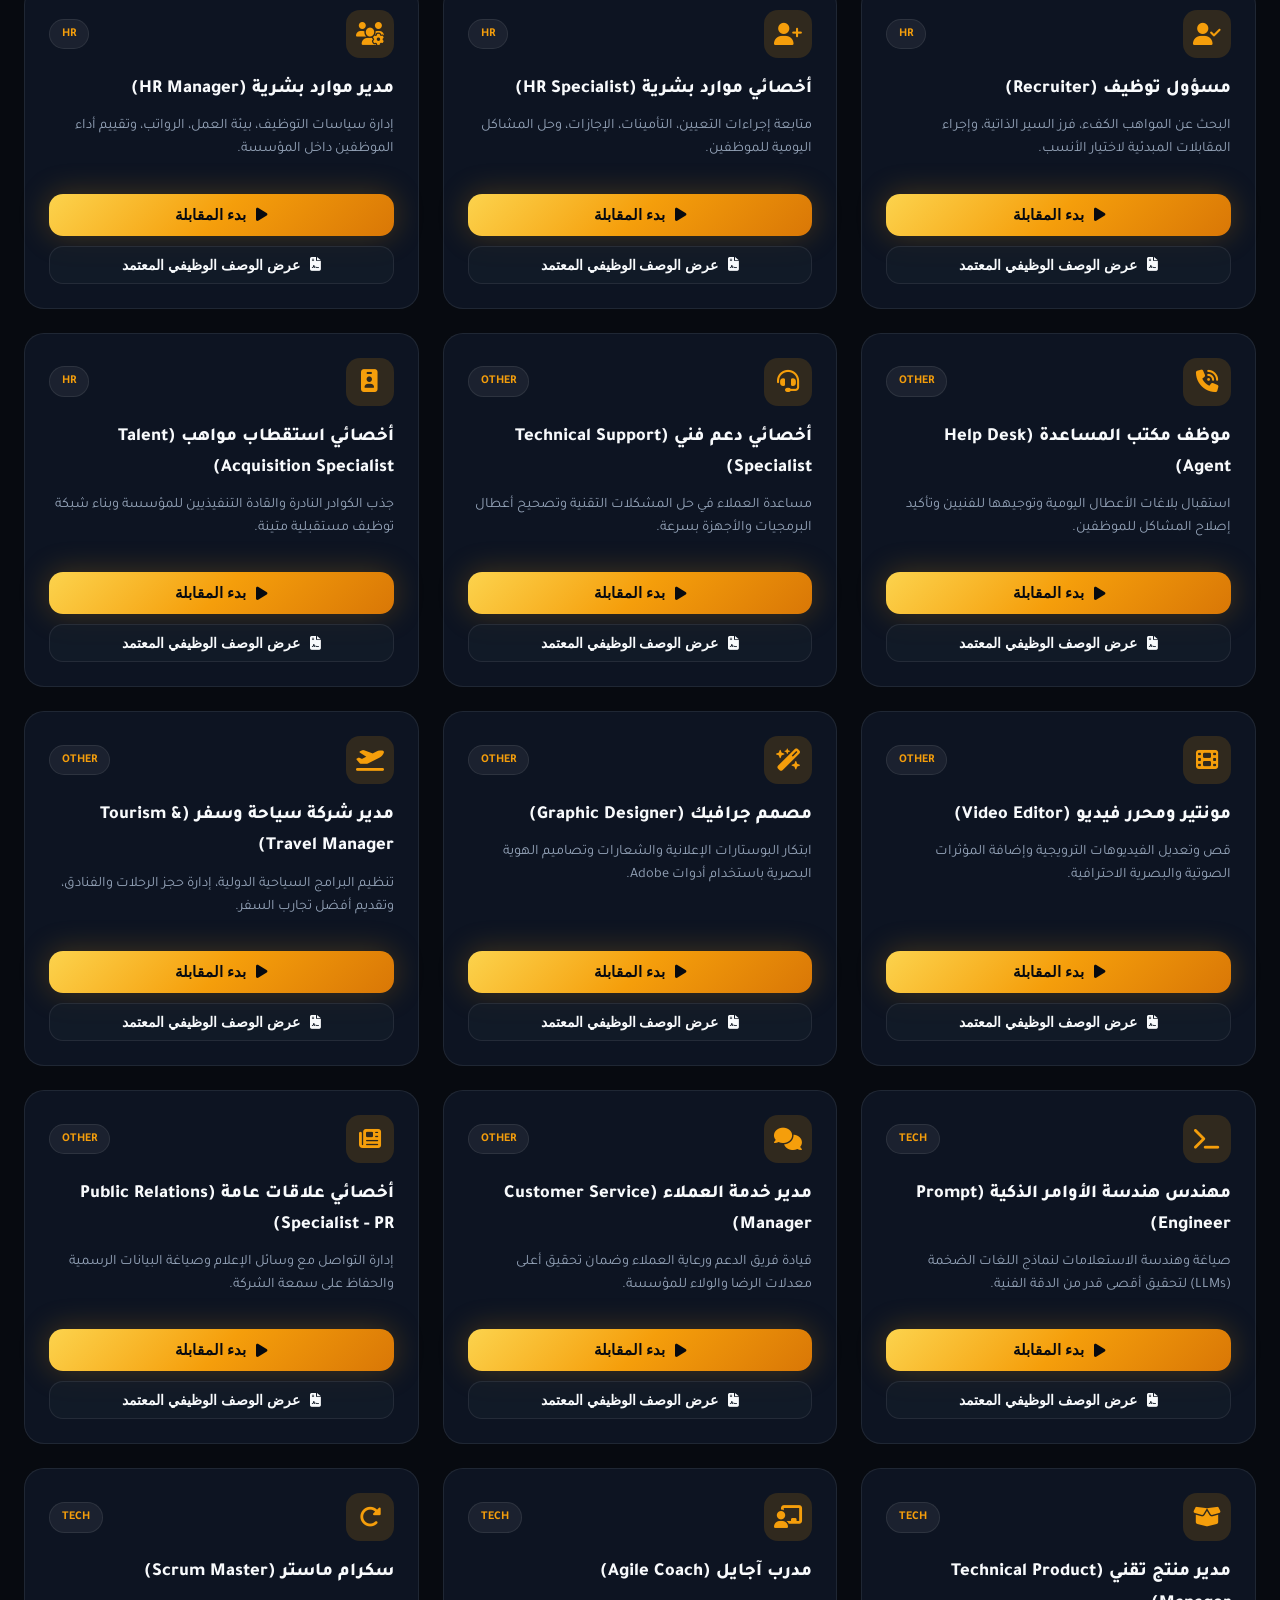
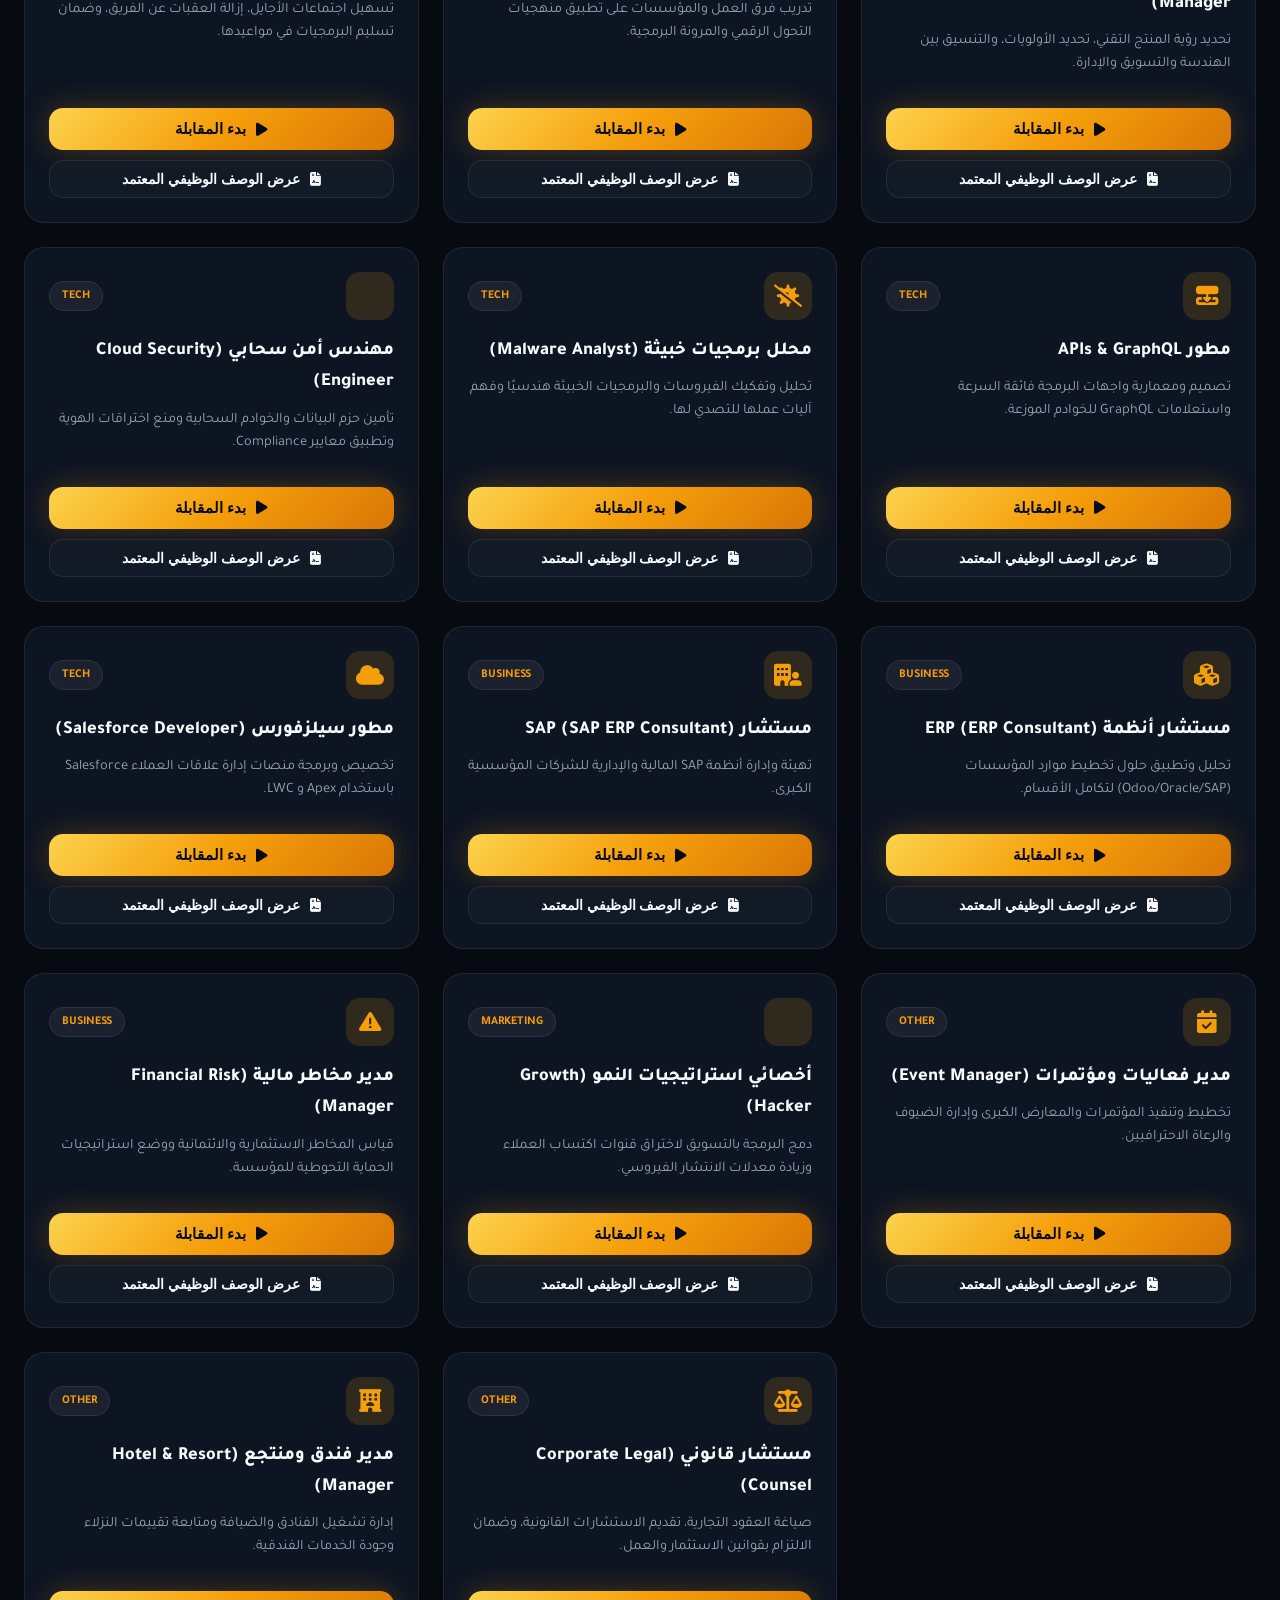
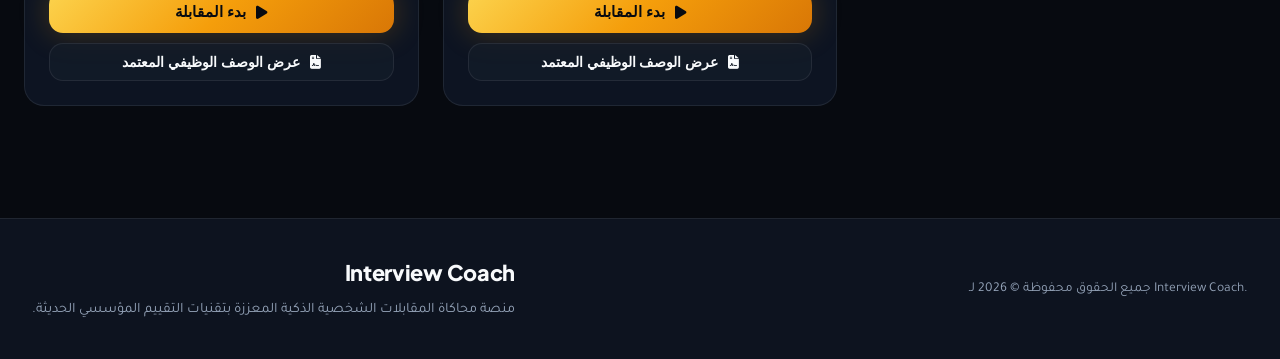
<file: jobs.html>
<!DOCTYPE html>
<html lang="ar" dir="rtl" data-theme="dark">
<head>
    <meta charset="UTF-8">
    <meta name="viewport" content="width=device-width, initial-scale=1.0">
    <meta name="description" content="Interview Coach - دليل الوظائف والامتحانات">
    <title>Interview Coach - الوظائف والامتحانات</title>
    
    <!-- Google Fonts -->
    <link rel="preconnect" href="https://fonts.googleapis.com">
    <link rel="preconnect" href="https://fonts.gstatic.com" crossorigin>
    <link href="https://fonts.googleapis.com/css2?family=Tajawal:wght@300;400;500;700;800;900&family=Plus+Jakarta+Sans:wght@300;400;500;600;700;800&display=swap" rel="stylesheet">
    
    <!-- Font Awesome Icons -->
    <link rel="stylesheet" href="https://cdnjs.cloudflare.com/ajax/libs/font-awesome/6.5.1/css/all.min.css">
    
    <!-- Custom Multi-File CSS Architecture -->
    <link rel="stylesheet" href="css/common.css">
    <link rel="stylesheet" href="css/jobs.css">
    <link rel="stylesheet" href="css/modal.css">
    <link rel="stylesheet" href="css/responsive.css">
</head>
<body>
    <!-- Top Header Navigation -->
    <header class="app-header">
        <div class="header-container" style="direction: ltr !important;">
            <!-- Left Side: Brand Logo + Language Button -->
            <div class="header-left-brand-group">
                <a href="index.html" class="brand-logo">
                    <img src="images/logo.png" alt="Interview Coach Logo" class="header-logo-img">
                    <span class="logo-title">Interview Coach</span>
                </a>
                <button id="lang-toggle-btn" class="control-btn lang-btn" title="تغيير اللغة / Change Language">
                    <i class="fa-solid fa-globe"></i>
                    <span id="lang-label">EN</span>
                </button>
            </div>
            
            <!-- Right Side: Navigation Links -->
            <div class="header-right-nav">
                <nav class="main-nav">
                    <ul class="nav-links">
                        <li><a href="index.html" class="nav-item"><i class="fa-solid fa-house"></i> <span data-i18n="nav_home">الرئيسية</span></a></li>
                        <li><a href="jobs.html" class="nav-item active"><i class="fa-solid fa-briefcase"></i> <span data-i18n="nav_jobs">الوظائف</span></a></li>
                        <li><a href="profile.html" class="nav-item"><i class="fa-solid fa-user-gear"></i> <span data-i18n="nav_profile">الملف الشخصي</span></a></li>
                        <li><a href="about.html" class="nav-item"><i class="fa-solid fa-users"></i> <span data-i18n="nav_about">عن المشروع</span></a></li>
                        <li><a href="contact.html" class="nav-item"><i class="fa-solid fa-paper-plane"></i> <span data-i18n="nav_contact">تواصل معنا</span></a></li>
                    </ul>
                </nav>
            </div>
            
            <button class="mobile-menu-btn" id="mobile-menu-toggle" aria-label="Toggle Menu">
                <i class="fa-solid fa-bars"></i>
            </button>
        </div>
    </header>

    <!-- Main View Container -->
    <main class="main-content" id="app-viewport">
        <section id="view-jobs" class="view-section active">
            <!-- Rendered by jobs.js / exam.js / results.js -->
        </section>
    </main>

    <!-- Global App Footer -->
    <footer class="app-footer">
        <div class="footer-container">
            <div class="footer-brand">
                <div class="logo-title">Interview Coach</div>
                <p data-i18n="footer_tagline">منصة محاكاة المقابلات الشخصية الذكية المعززة بتقنيات التقييم المؤسسي الحديثة.</p>
            </div>
            <div class="footer-copy">
                <p data-i18n="footer_copyright">جميع الحقوق محفوظة © 2026 لـ Interview Coach.</p>
            </div>
        </div>
    </footer>

    <!-- Scripts In Dependency Order -->
    <script src="js/translations.js"></script>
    <script src="js/state.js"></script>
    <script src="js/data/jobs.js"></script>
    <script src="js/data/job-question-banks/tech.js"></script>
    <script src="js/data/job-question-banks/business.js"></script>
    <script src="js/data/job-question-banks/creative.js"></script>
    <script src="js/data/job-question-banks/security.js"></script>
    <script src="js/data/job-question-banks/other.js"></script>
    <script src="js/data/job-descriptions.js"></script>
    <script src="js/data/questions.js"></script>
    <script src="js/data/courses_jobs.js"></script>
    <script src="js/router.js"></script>
    <script src="js/exam.js"></script>
    <script src="js/results.js"></script>
    <script src="js/profile.js"></script>
    <script src="js/about.js"></script>
    <script src="js/auth.js"></script>
    <script src="js/app.js"></script>
</body>
</html>
</file>
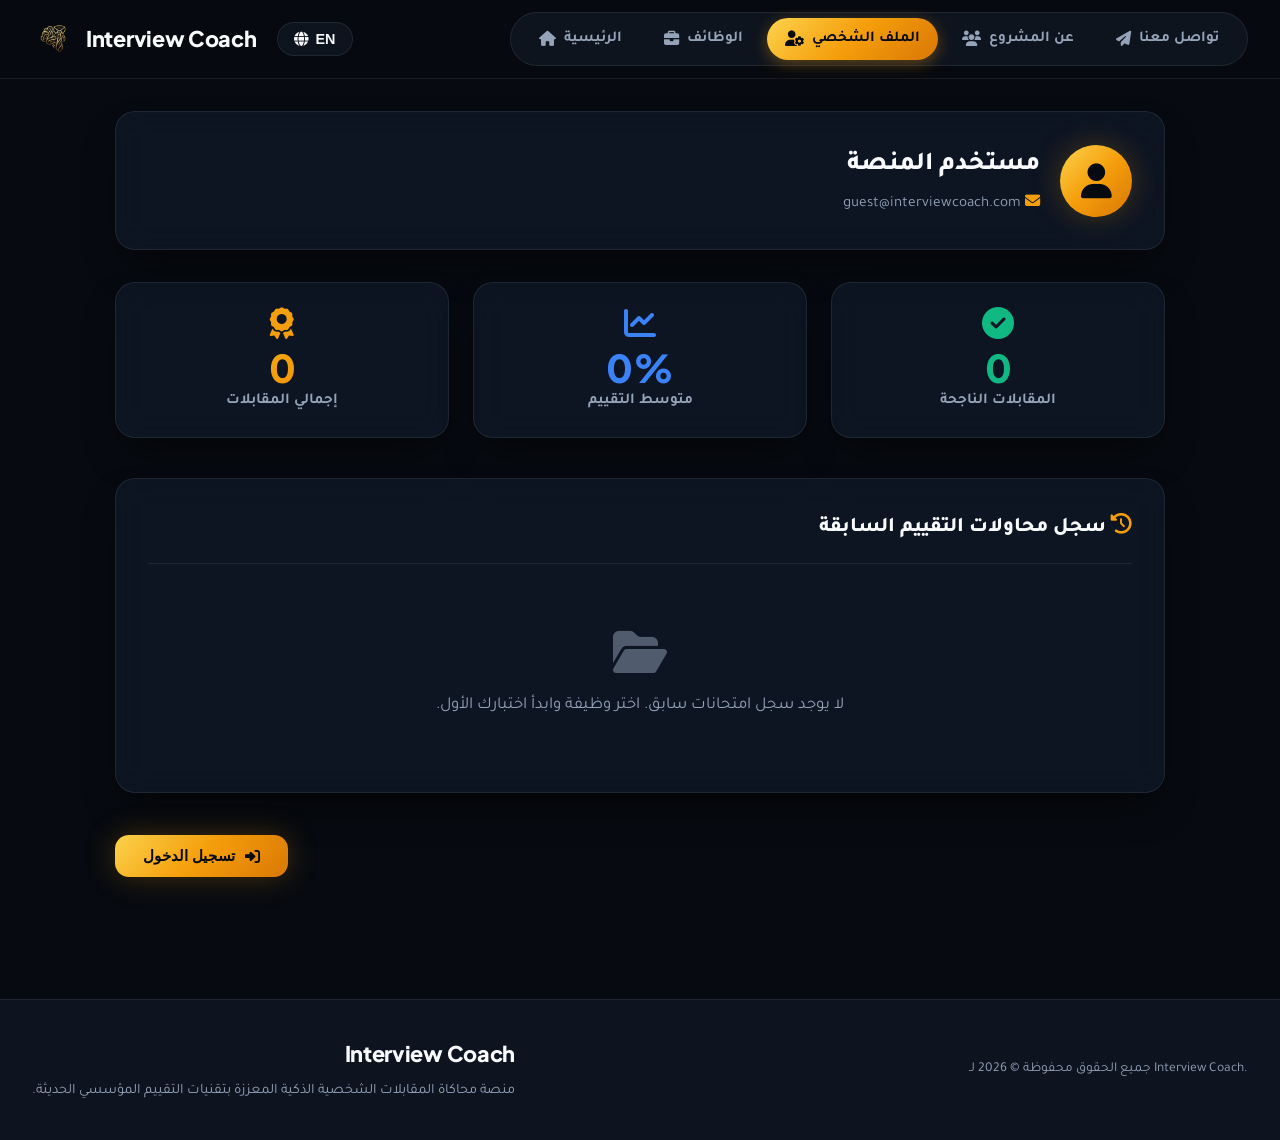
<file: profile.html>
<!DOCTYPE html>
<html lang="ar" dir="rtl" data-theme="dark">
<head>
    <meta charset="UTF-8">
    <meta name="viewport" content="width=device-width, initial-scale=1.0">
    <meta name="description" content="Interview Coach - الملف الشخصي وسجل الاختبارات">
    <title>Interview Coach - الملف الشخصي</title>
    
    <!-- Google Fonts -->
    <link rel="preconnect" href="https://fonts.googleapis.com">
    <link rel="preconnect" href="https://fonts.gstatic.com" crossorigin>
    <link href="https://fonts.googleapis.com/css2?family=Tajawal:wght@300;400;500;700;800;900&family=Plus+Jakarta+Sans:wght@300;400;500;600;700;800&display=swap" rel="stylesheet">
    
    <!-- Font Awesome Icons -->
    <link rel="stylesheet" href="https://cdnjs.cloudflare.com/ajax/libs/font-awesome/6.5.1/css/all.min.css">
    
    <!-- Custom Multi-File CSS Architecture -->
    <link rel="stylesheet" href="css/common.css">
    <link rel="stylesheet" href="css/profile.css">
    <link rel="stylesheet" href="css/modal.css">
    <link rel="stylesheet" href="css/responsive.css">
</head>
<body>
    <!-- Top Header Navigation -->
    <header class="app-header">
        <div class="header-container" style="direction: ltr !important;">
            <!-- Left Side: Brand Logo + Language Button -->
            <div class="header-left-brand-group">
                <a href="index.html" class="brand-logo">
                    <img src="images/logo.png" alt="Interview Coach Logo" class="header-logo-img">
                    <span class="logo-title">Interview Coach</span>
                </a>
                <button id="lang-toggle-btn" class="control-btn lang-btn" title="تغيير اللغة / Change Language">
                    <i class="fa-solid fa-globe"></i>
                    <span id="lang-label">EN</span>
                </button>
            </div>
            
            <!-- Right Side: Navigation Links -->
            <div class="header-right-nav">
                <nav class="main-nav">
                    <ul class="nav-links">
                        <li><a href="index.html" class="nav-item"><i class="fa-solid fa-house"></i> <span data-i18n="nav_home">الرئيسية</span></a></li>
                        <li><a href="jobs.html" class="nav-item"><i class="fa-solid fa-briefcase"></i> <span data-i18n="nav_jobs">الوظائف</span></a></li>
                        <li><a href="profile.html" class="nav-item active"><i class="fa-solid fa-user-gear"></i> <span data-i18n="nav_profile">الملف الشخصي</span></a></li>
                        <li><a href="about.html" class="nav-item"><i class="fa-solid fa-users"></i> <span data-i18n="nav_about">عن المشروع</span></a></li>
                        <li><a href="contact.html" class="nav-item"><i class="fa-solid fa-paper-plane"></i> <span data-i18n="nav_contact">تواصل معنا</span></a></li>
                    </ul>
                </nav>
            </div>
            
            <button class="mobile-menu-btn" id="mobile-menu-toggle" aria-label="Toggle Menu">
                <i class="fa-solid fa-bars"></i>
            </button>
        </div>
    </header>

    <!-- Main View Container -->
    <main class="main-content" id="app-viewport">
        <section id="view-profile" class="view-section active">
            <div class="profile-wrapper" style="max-width: 1050px; margin: 0 auto; position: relative;">
                <!-- User Header Card -->
                <div class="glass-card" style="padding: 32px; margin-bottom: 32px; display: flex; align-items: center; justify-content: space-between; flex-wrap: wrap; gap: 20px;">
                    <div style="display: flex; align-items: center; gap: 20px;">
                        <div style="width: 72px; height: 72px; border-radius: 50%; background: var(--gold-gradient); color: var(--bg-primary); display: flex; align-items: center; justify-content: center; font-size: 2.2rem; font-weight: 800; box-shadow: var(--shadow-gold);">
                            <i class="fa-solid fa-user"></i>
                        </div>
                        <div>
                            <h2 style="font-size: 1.6rem; font-weight: 800; color: var(--text-main); margin-bottom: 4px;" id="profile-user-name">
                                يوسف سمير
                            </h2>
                            <p style="color: var(--text-muted); font-size: 0.95rem;" id="profile-user-email">
                                <i class="fa-solid fa-envelope" style="color: var(--primary-gold);"></i> user@example.com
                            </p>
                        </div>
                    </div>
                </div>

                <!-- Stats Bar Grid -->
                <div style="display: grid; grid-template-columns: repeat(auto-fit, minmax(240px, 1fr)); gap: 24px; margin-bottom: 40px;" id="profile-stats-grid">
                    <div class="glass-card" style="text-align: center; padding: 24px;">
                        <i class="fa-solid fa-award" style="font-size: 2rem; color: var(--primary-gold); margin-bottom: 10px;"></i>
                        <div style="font-size: 2.2rem; font-weight: 900;" class="gold-text" id="stat-total-count">0</div>
                        <div style="color: var(--text-muted); font-weight: 600; font-size: 0.95rem;">إجمالي المقابلات</div>
                    </div>

                    <div class="glass-card" style="text-align: center; padding: 24px;">
                        <i class="fa-solid fa-chart-line" style="font-size: 2rem; color: #3b82f6; margin-bottom: 10px;"></i>
                        <div style="font-size: 2.2rem; font-weight: 900; color: #3b82f6;" id="stat-avg-score">0%</div>
                        <div style="color: var(--text-muted); font-weight: 600; font-size: 0.95rem;">متوسط الدرجات</div>
                    </div>

                    <div class="glass-card" style="text-align: center; padding: 24px;">
                        <i class="fa-solid fa-circle-check" style="font-size: 2rem; color: #10b981; margin-bottom: 10px;"></i>
                        <div style="font-size: 2.2rem; font-weight: 900; color: #10b981;" id="stat-passed-count">0</div>
                        <div style="color: var(--text-muted); font-weight: 600; font-size: 0.95rem;">المقابلات الناجحة</div>
                    </div>
                </div>

                <!-- Attempt History Table Section -->
                <div class="glass-card" style="padding: 32px; margin-bottom: 32px;">
                    <div style="display: flex; justify-content: space-between; align-items: center; margin-bottom: 24px; border-bottom: 1px solid var(--border-subtle); padding-bottom: 16px;">
                        <h3 style="font-size: 1.3rem; font-weight: 800; color: var(--text-main);">
                            <i class="fa-solid fa-clock-rotate-left" style="color: var(--primary-gold);"></i> سجل المقابلات والاختبارات
                        </h3>
                    </div>

                    <div id="history-container">
                        <div style="text-align: center; padding: 40px 20px; color: var(--text-muted);">
                            <i class="fa-solid fa-folder-open" style="font-size: 3rem; margin-bottom: 16px; opacity: 0.5;"></i>
                            <p style="font-size: 1.05rem;">لم تقم بخوض أي مقابلة بعد.</p>
                            <a href="jobs.html" class="primary-gold-btn" style="margin-top: 16px; display: inline-flex;">ابدأ مقابلة الآن</a>
                        </div>
                    </div>
                </div>
            </div>
        </section>
    </main>

    <!-- Global App Footer -->
    <footer class="app-footer">
        <div class="footer-container">
            <div class="footer-brand">
                <div class="logo-title">Interview Coach</div>
                <p data-i18n="footer_tagline">منصة محاكاة المقابلات الشخصية الذكية المعززة بتقنيات التقييم المؤسسي الحديثة.</p>
            </div>
            <div class="footer-copy">
                <p data-i18n="footer_copyright">جميع الحقوق محفوظة © 2026 لـ Interview Coach.</p>
            </div>
        </div>
    </footer>

    <!-- Scripts In Dependency Order -->
    <script src="js/translations.js"></script>
    <script src="js/state.js"></script>
    <script src="js/data/jobs.js"></script>
    <script src="js/data/job-question-banks/tech.js"></script>
    <script src="js/data/job-question-banks/business.js"></script>
    <script src="js/data/job-question-banks/creative.js"></script>
    <script src="js/data/job-question-banks/security.js"></script>
    <script src="js/data/job-question-banks/other.js"></script>
    <script src="js/data/job-descriptions.js"></script>
    <script src="js/data/questions.js"></script>
    <script src="js/data/courses_jobs.js"></script>
    <script src="js/router.js"></script>
    <script src="js/exam.js"></script>
    <script src="js/results.js"></script>
    <script src="js/profile.js"></script>
    <script src="js/about.js"></script>
    <script src="js/auth.js"></script>
    <script src="js/app.js"></script>
</body>
</html>
</file>
<file: css/common.css>
/* ==========================================================================
   Interview Coach V4 - Global CSS Design System
   ========================================================================== */

@import url('https://fonts.googleapis.com/css2?family=Tajawal:wght@300;400;500;700;800;900&family=Plus+Jakarta+Sans:wght@300;400;500;600;700;800&display=swap');

:root {
    --bg-primary: #070a10;
    --bg-secondary: #0d131f;
    --bg-surface: #151d2a;
    --bg-card: rgba(15, 23, 38, 0.85);
    --bg-card-hover: rgba(22, 33, 53, 0.92);
    --bg-glass: rgba(7, 10, 16, 0.92);

    --primary-gold: #f59e0b;
    --primary-gold-light: #fbbf24;
    --primary-gold-dark: #d97706;
    --gold-glow: rgba(245, 158, 11, 0.25);
    --gold-gradient: linear-gradient(135deg, #fcd34d 0%, #f59e0b 50%, #d97706 100%);
    --gold-gradient-hover: linear-gradient(135deg, #fef08a 0%, #fbbf24 50%, #f59e0b 100%);

    --accent-blue: #38bdf8;
    --accent-cyan: #06b6d4;
    --accent-emerald: #10b981;
    --accent-purple: #a855f7;
    --accent-red: #f43f5e;

    --text-main: #f8fafc;
    --text-muted: #94a3b8;
    --text-sub: #cbd5e1;

    --border-subtle: rgba(255, 255, 255, 0.08);
    --border-gold: rgba(245, 158, 11, 0.25);
    --border-gold-bright: rgba(245, 158, 11, 0.6);

    --radius-sm: 8px;
    --radius-md: 14px;
    --radius-lg: 20px;
    --radius-full: 9999px;

    --shadow-card: 0 20px 40px -15px rgba(0, 0, 0, 0.7);
    --shadow-gold: 0 0 30px rgba(245, 158, 11, 0.25);

    --font-ar: 'Tajawal', 'Cairo', sans-serif;
    --font-en: 'Plus Jakarta Sans', sans-serif;
    --transition-fast: 0.2s cubic-bezier(0.4, 0, 0.2, 1);
    --transition-normal: 0.3s cubic-bezier(0.4, 0, 0.2, 1);
}

*, *::before, *::after {
    box-sizing: border-box;
    margin: 0;
    padding: 0;
}

html {
    scroll-behavior: smooth;
    font-size: 16px;
}

body {
    background-color: var(--bg-primary);
    color: var(--text-main);
    font-family: var(--font-ar);
    line-height: 1.7;
    min-height: 100vh;
    display: flex;
    flex-direction: column;
    overflow-x: hidden;
    position: relative;
}

html[lang="en"] body {
    font-family: var(--font-en);
}

/* Background image overlay ONLY - NO ambient floating colored circles */
.bg-image-layer {
    position: fixed;
    top: 0;
    left: 0;
    width: 100vw;
    height: 100vh;
    background: url('../images/hero-bg.png') center center / cover no-repeat;
    opacity: 0.22;
    z-index: -2;
    pointer-events: none;
}

a { color: inherit; text-decoration: none; }
ul { list-style: none; }

.gold-text {
    background: var(--gold-gradient);
    -webkit-background-clip: text;
    -webkit-text-fill-color: transparent;
    font-weight: 800;
}

/* Header Navigation (Full Width: Logo & Lang on Far Left, Nav Links on Far Right) */
.app-header {
    position: sticky;
    top: 0;
    z-index: 100;
    background: var(--bg-glass);
    backdrop-filter: blur(20px);
    -webkit-backdrop-filter: blur(20px);
    border-bottom: 1px solid var(--border-subtle);
    padding: 12px 0;
    transition: var(--transition-normal);
}

.header-container {
    width: 100%;
    max-width: 100%;
    padding: 0 32px;
    display: flex;
    align-items: center;
    justify-content: space-between;
    direction: ltr !important;
}

.header-left-brand-group {
    display: flex;
    align-items: center;
    gap: 20px;
}

.brand-logo {
    display: flex;
    align-items: center;
    gap: 12px;
}

.header-logo-img {
    height: 42px;
    width: auto;
    object-fit: contain;
}

.logo-title {
    font-size: 1.35rem;
    font-weight: 800;
    letter-spacing: -0.3px;
    color: var(--text-main);
    font-family: var(--font-en);
}

.header-right-nav {
    display: flex;
    align-items: center;
    gap: 18px;
}

/* Navigation Links Bar */
.main-nav .nav-links {
    display: flex;
    align-items: center;
    gap: 6px;
    background: rgba(21, 29, 42, 0.6);
    padding: 5px 10px;
    border-radius: var(--radius-full);
    border: 1px solid var(--border-subtle);
}

.nav-item {
    display: flex;
    align-items: center;
    gap: 8px;
    padding: 8px 18px;
    border-radius: var(--radius-full);
    font-size: 0.95rem;
    font-weight: 600;
    color: var(--text-muted);
    transition: var(--transition-fast);
    white-space: nowrap;
}

.nav-item:hover {
    color: var(--text-main);
    background: rgba(255, 255, 255, 0.04);
}

.nav-item.active {
    color: var(--bg-primary);
    background: var(--gold-gradient);
    font-weight: 700;
    box-shadow: 0 4px 15px rgba(245, 158, 11, 0.35);
}

/* Header Controls */
.control-btn {
    display: flex;
    align-items: center;
    gap: 8px;
    padding: 8px 16px;
    border-radius: var(--radius-full);
    border: 1px solid var(--border-subtle);
    background: rgba(21, 29, 42, 0.6);
    color: var(--text-main);
    font-weight: 600;
    font-size: 0.9rem;
    cursor: pointer;
    transition: var(--transition-fast);
}

.control-btn:hover {
    border-color: var(--primary-gold);
    color: var(--primary-gold);
}

.mobile-menu-btn {
    display: none;
    background: none;
    border: none;
    color: var(--text-main);
    font-size: 1.4rem;
    cursor: pointer;
}

.main-content {
    flex: 1;
    width: 100%;
    max-width: 1550px;
    margin: 0 auto;
    padding: 32px 24px;
}

/* Glass Cards & Elements */
.glass-card {
    background: var(--bg-card);
    backdrop-filter: blur(16px);
    -webkit-backdrop-filter: blur(16px);
    border: 1px solid var(--border-subtle);
    border-radius: var(--radius-lg);
    padding: 36px;
    box-shadow: var(--shadow-card);
    transition: var(--transition-normal);
}

.glass-card:hover {
    border-color: var(--border-gold);
}

.section-header {
    text-align: center;
    max-width: 850px;
    margin: 0 auto 48px;
}

.section-badge {
    display: inline-flex;
    align-items: center;
    gap: 8px;
    padding: 6px 18px;
    border-radius: var(--radius-full);
    background: rgba(245, 158, 11, 0.1);
    border: 1px solid var(--border-gold);
    color: var(--primary-gold);
    font-size: 0.85rem;
    font-weight: 700;
    margin-bottom: 16px;
}

.section-title {
    font-size: 2.3rem;
    font-weight: 800;
    line-height: 1.3;
    margin-bottom: 14px;
}

.section-subtitle {
    font-size: 1.05rem;
    color: var(--text-muted);
}

/* Buttons */
.primary-gold-btn {
    display: inline-flex;
    align-items: center;
    justify-content: center;
    gap: 10px;
    padding: 12px 26px;
    border-radius: var(--radius-md);
    background: var(--gold-gradient);
    color: var(--bg-primary);
    font-weight: 700;
    font-size: 0.95rem;
    border: none;
    cursor: pointer;
    box-shadow: var(--shadow-gold);
    transition: var(--transition-fast);
}

.primary-gold-btn:hover {
    background: var(--gold-gradient-hover);
    transform: translateY(-2px);
    box-shadow: 0 8px 25px rgba(245, 158, 11, 0.35);
}

.secondary-btn {
    display: inline-flex;
    align-items: center;
    justify-content: center;
    gap: 10px;
    padding: 12px 26px;
    border-radius: var(--radius-md);
    background: rgba(21, 29, 42, 0.7);
    color: var(--text-main);
    font-weight: 600;
    font-size: 0.95rem;
    border: 1px solid var(--border-subtle);
    cursor: pointer;
    transition: var(--transition-fast);
}

.secondary-btn:hover {
    border-color: var(--primary-gold);
    background: rgba(245, 158, 11, 0.08);
    color: var(--primary-gold);
}

.full-width {
    width: 100%;
}

/* Footer */
.app-footer {
    background: var(--bg-secondary);
    border-top: 1px solid var(--border-subtle);
    padding: 36px 0;
    margin-top: 80px;
}

.footer-container {
    max-width: 1400px;
    margin: 0 auto;
    padding: 0 32px;
    display: flex;
    justify-content: space-between;
    align-items: center;
    flex-wrap: wrap;
    gap: 20px;
    direction: ltr !important;
}

.footer-brand p {
    color: var(--text-muted);
    font-size: 0.9rem;
    margin-top: 6px;
}

.footer-copy {
    color: var(--text-muted);
    font-size: 0.85rem;
}

/* Structural Container Grid Freeze */
.stats-bar,
.features-grid,
.team-grid {
    direction: ltr !important;
}

html[lang="ar"] .feat-card,
html[lang="ar"] .stat-item,
html[lang="ar"] .footer-brand {
    direction: rtl;
    text-align: right;
}

html[lang="en"] .feat-card,
html[lang="en"] .stat-item,
html[lang="en"] .footer-brand {
    direction: ltr;
    text-align: left;
}
</file>
<file: css/home.css>
/* ==========================================================================
   Interview Coach V4 - Home Page Styles
   ========================================================================== */

.hero-section {
    position: relative;
    padding: 60px 0 40px;
}

.hero-content-wrapper {
    display: flex;
    flex-direction: column;
    align-items: center;
    text-align: center;
    max-width: 900px;
    margin: 0 auto;
}

.hero-badge {
    margin-bottom: 20px;
}

.hero-title {
    font-size: 3rem;
    font-weight: 900;
    line-height: 1.25;
    margin-bottom: 20px;
    letter-spacing: -0.5px;
}

.hero-subtitle {
    font-size: 1.2rem;
    color: var(--text-muted);
    line-height: 1.7;
    margin-bottom: 36px;
    max-width: 760px;
}

.hero-cta-group {
    display: flex;
    gap: 16px;
    align-items: center;
    justify-content: center;
    flex-wrap: wrap;
    margin-bottom: 48px;
}

.stats-counter-bar {
    display: flex;
    justify-content: space-around;
    align-items: center;
    width: 100%;
    max-width: 850px;
    margin-top: 20px;
    padding: 24px;
    border-radius: var(--radius-lg);
    background: rgba(21, 29, 42, 0.6);
    border: 1px solid var(--border-subtle);
}

.stats-bar {
    display: grid !important;
    grid-template-columns: repeat(4, 1fr) !important;
    gap: 24px !important;
    justify-content: space-evenly !important;
    align-items: center !important;
    direction: ltr !important;
}

.stats-bar .stat-item {
    display: flex !important;
    flex-direction: column !important;
    align-items: center !important;
    justify-content: center !important;
    text-align: center !important;
}

.stats-bar .stat-num {
    font-family: var(--font-en), 'Plus Jakarta Sans', sans-serif !important;
    background: var(--gold-gradient) !important;
    -webkit-background-clip: text !important;
    -webkit-text-fill-color: transparent !important;
    font-size: 2.6rem !important;
    font-weight: 900 !important;
}

.stat-item {
    text-align: center;
}

.stat-number {
    font-size: 2.2rem;
    font-weight: 900;
    color: var(--primary-gold);
    display: block;
    line-height: 1.2;
}

.stat-label {
    font-size: 0.9rem;
    color: var(--text-muted);
    font-weight: 600;
}

.features-grid {
    display: grid;
    grid-template-columns: repeat(auto-fit, minmax(320px, 1fr));
    gap: 24px;
    margin-top: 40px;
}

.feat-card,
.feature-card {
    background: var(--bg-card);
    border: 1px solid var(--border-subtle);
    border-radius: var(--radius-lg);
    padding: 32px;
    transition: var(--transition-normal);
    position: relative;
    overflow: hidden;
    text-align: center !important;
}

.feat-card:hover,
.feature-card:hover {
    border-color: var(--border-gold);
    transform: translateY(-4px);
    box-shadow: 0 12px 30px rgba(0,0,0,0.5);
}

.feat-icon,
.feature-icon-wrapper {
    width: 56px;
    height: 56px;
    border-radius: var(--radius-md);
    background: rgba(245, 158, 11, 0.1);
    border: 1px solid var(--border-gold);
    display: flex !important;
    align-items: center !important;
    justify-content: center !important;
    font-size: 1.5rem;
    color: var(--primary-gold);
    margin: 0 auto 20px !important;
}

.feature-title {
    font-size: 1.25rem;
    font-weight: 800;
    margin-bottom: 12px;
    color: var(--text-main);
}

.feature-desc {
    font-size: 0.95rem;
    color: var(--text-muted);
    line-height: 1.6;
}
</file>
<file: css/modal.css>
/* ==========================================================================
   Interview Coach V4 - Modal Component Styles
   ========================================================================== */

.modal-overlay {
    position: fixed;
    top: 0;
    left: 0;
    width: 100vw;
    height: 100vh;
    background: rgba(0, 0, 0, 0.82);
    backdrop-filter: blur(12px);
    display: none;
    align-items: center;
    justify-content: center;
    z-index: 1000;
    padding: 20px;
}

.modal-overlay.active {
    display: flex;
}

.modal-card {
    background: var(--bg-secondary);
    border: 1px solid var(--border-gold);
    border-radius: var(--radius-lg);
    padding: 36px;
    max-width: 480px;
    width: 100%;
    position: relative;
    box-shadow: 0 25px 60px rgba(0, 0, 0, 0.9);
}

.modal-close-btn {
    position: absolute;
    top: 20px;
    left: 20px;
    background: none;
    border: none;
    color: var(--text-muted);
    font-size: 1.2rem;
    cursor: pointer;
}

html[lang="en"] .modal-close-btn {
    left: auto;
    right: 20px;
}

.modal-header {
    text-align: center;
    margin-bottom: 24px;
}

.modal-header h3 {
    font-size: 1.5rem;
    font-weight: 800;
    color: var(--primary-gold);
}

.modal-header p {
    color: var(--text-muted);
    font-size: 0.9rem;
    margin-top: 6px;
}

.auth-form .form-group {
    margin-bottom: 20px;
}

.auth-form label {
    display: block;
    font-weight: 600;
    margin-bottom: 8px;
    font-size: 0.9rem;
}

.input-icon-wrapper {
    position: relative;
    display: flex;
    align-items: center;
}

.input-icon-wrapper i {
    position: absolute;
    right: 16px;
    color: var(--text-muted);
}

html[lang="en"] .input-icon-wrapper i {
    right: auto;
    left: 16px;
}

.input-icon-wrapper input {
    width: 100%;
    padding: 12px 48px 12px 16px;
    background: var(--bg-primary);
    border: 1px solid var(--border-subtle);
    border-radius: var(--radius-md);
    color: var(--text-main);
    outline: none;
    transition: var(--transition-fast);
}

html[lang="en"] .input-icon-wrapper input {
    padding: 12px 16px 12px 48px;
}

.input-icon-wrapper input:focus {
    border-color: var(--primary-gold);
    box-shadow: 0 0 12px rgba(245, 158, 11, 0.2);
}
</file>
<file: css/responsive.css>
/* ==========================================================================
   Interview Coach V4 - Responsive Breakpoints
   ========================================================================== */

@media (max-width: 992px) {
    .main-nav {
        display: none;
        position: absolute;
        top: 100%;
        left: 0;
        right: 0;
        background: var(--bg-glass);
        backdrop-filter: blur(20px);
        -webkit-backdrop-filter: blur(20px);
        border-bottom: 1px solid var(--border-subtle);
        padding: 16px 20px;
        box-shadow: 0 20px 40px rgba(0, 0, 0, 0.8);
    }

    .main-nav.active {
        display: block;
    }

    .main-nav .nav-links {
        flex-direction: column;
        background: none;
        border: none;
        padding: 0;
        gap: 8px;
    }

    .nav-item {
        width: 100%;
        justify-content: flex-start;
        padding: 12px 20px;
    }

    .mobile-menu-btn { display: block; }
    .header-container { padding: 0 20px; position: relative; }
    .main-content { padding: 24px 16px; }
    .section-title { font-size: 1.8rem; }
    .brand-logo { min-width: auto; }
}

@media (max-width: 600px) {
    .hero-title { font-size: 2.1rem; }
    .hero-subtitle { font-size: 1rem; }
    .stats-counter-bar { flex-direction: column; gap: 20px; }
    .glass-card { padding: 24px; }
}
</file>
<file: css/about.css>
/* ==========================================================================
   Interview Coach V4 - About Page Styles
   ========================================================================== */

.team-grid {
    display: grid;
    grid-template-columns: repeat(auto-fit, minmax(280px, 1fr));
    gap: 24px;
    margin-top: 32px;
    direction: ltr !important;
}

html[lang="ar"] .team-card {
    direction: rtl;
}

html[lang="en"] .team-card {
    direction: ltr;
}

.team-card {
    background: var(--bg-card);
    border: 1px solid var(--border-subtle);
    border-radius: var(--radius-lg);
    padding: 28px;
    text-align: center;
    transition: var(--transition-normal);
}

.team-card:hover {
    border-color: var(--border-gold);
    transform: translateY(-4px);
}

.team-avatar {
    width: 90px;
    height: 90px;
    border-radius: 50%;
    margin: 0 auto 16px;
    background: rgba(245, 158, 11, 0.12);
    border: 2px solid var(--border-gold);
    display: flex;
    align-items: center;
    justify-content: center;
    font-size: 2.2rem;
    color: var(--primary-gold);
}

.team-name {
    font-size: 1.2rem;
    font-weight: 800;
    margin-bottom: 4px;
}

.team-role {
    font-size: 0.88rem;
    color: var(--primary-gold);
    font-weight: 700;
    margin-bottom: 12px;
}

.team-bio {
    font-size: 0.9rem;
    color: var(--text-muted);
    line-height: 1.6;
}
</file>
<file: css/contact.css>
/* ==========================================================================
   Interview Coach V4 - Contact Page Styles
   ========================================================================== */

.contact-layout,
.contact-grid {
    display: grid;
    grid-template-columns: 1fr 1.5fr;
    gap: 32px;
    margin-top: 32px;
    direction: ltr !important;
}

html[lang="ar"] .contact-grid .glass-card {
    text-align: right;
    direction: rtl;
}

html[lang="en"] .contact-grid .glass-card {
    text-align: left;
    direction: ltr;
}

@media (max-width: 992px) {
    .contact-layout,
    .contact-grid {
        grid-template-columns: 1fr !important;
    }
}

.contact-info-card {
    background: var(--bg-card);
    border: 1px solid var(--border-subtle);
    border-radius: var(--radius-lg);
    padding: 32px;
    display: flex;
    flex-direction: column;
    gap: 24px;
}

.info-item {
    display: flex;
    align-items: flex-start;
    gap: 16px;
}

.info-icon {
    width: 44px;
    height: 44px;
    border-radius: var(--radius-md);
    background: rgba(245, 158, 11, 0.12);
    border: 1px solid var(--border-gold);
    display: flex;
    align-items: center;
    justify-content: center;
    color: var(--primary-gold);
    font-size: 1.2rem;
    flex-shrink: 0;
}

.info-text h4 {
    font-size: 1rem;
    font-weight: 800;
    margin-bottom: 2px;
}

.info-text p {
    font-size: 0.9rem;
    color: var(--text-muted);
}

.contact-form-card {
    background: var(--bg-card);
    border: 1px solid var(--border-subtle);
    border-radius: var(--radius-lg);
    padding: 32px;
}

.form-row {
    display: grid;
    grid-template-columns: 1fr 1fr;
    gap: 16px;
    margin-bottom: 20px;
}

@media (max-width: 600px) {
    .form-row { grid-template-columns: 1fr; }
}

.form-group-full {
    margin-bottom: 20px;
}

.form-group-full label {
    display: block;
    font-weight: 600;
    font-size: 0.9rem;
    margin-bottom: 8px;
}

.form-group-full textarea {
    width: 100%;
    padding: 14px;
    background: var(--bg-primary);
    border: 1px solid var(--border-subtle);
    border-radius: var(--radius-md);
    color: var(--text-main);
    font-family: inherit;
    font-size: 0.95rem;
    outline: none;
    resize: vertical;
    min-height: 140px;
    transition: var(--transition-fast);
}

.form-group-full textarea:focus {
    border-color: var(--primary-gold);
    box-shadow: 0 0 12px rgba(245, 158, 11, 0.2);
}
</file>
<file: css/jobs.css>
/* ==========================================================================
   Interview Coach V4 - Jobs, Exam Engine & Results Styles
   ========================================================================== */

.jobs-search-bar,
.jobs-controls-wrapper {
    display: flex;
    flex-direction: column;
    gap: 16px;
    margin-bottom: 32px;
    direction: ltr !important;
}

.category-filters-row {
    display: flex !important;
    gap: 10px !important;
    flex-wrap: wrap !important;
    justify-content: center !important;
    align-items: center !important;
    direction: ltr !important;
}

.search-input-wrapper {
    flex: 1;
    min-width: 280px;
    position: relative;
    display: flex;
    align-items: center;
}

.search-input-wrapper i {
    position: absolute;
    right: 18px;
    color: var(--text-muted);
    font-size: 1.1rem;
}

html[lang="en"] .search-input-wrapper i {
    right: auto;
    left: 18px;
}

.search-input-wrapper input {
    width: 100%;
    padding: 14px 50px 14px 20px;
    background: var(--bg-surface);
    border: 1px solid var(--border-subtle);
    border-radius: var(--radius-md);
    color: var(--text-main);
    font-size: 0.95rem;
    outline: none;
    transition: var(--transition-fast);
}

html[lang="en"] .search-input-wrapper input {
    padding: 14px 20px 14px 50px;
}

.search-input-wrapper input:focus {
    border-color: var(--primary-gold);
    box-shadow: 0 0 15px rgba(245, 158, 11, 0.2);
}

.filter-select {
    padding: 14px 24px;
    background: var(--bg-surface);
    border: 1px solid var(--border-subtle);
    border-radius: var(--radius-md);
    color: var(--text-main);
    font-size: 0.95rem;
    outline: none;
    cursor: pointer;
}

.jobs-grid,
#jobs-grid-container {
    display: grid;
    grid-template-columns: repeat(auto-fill, minmax(340px, 1fr));
    gap: 24px;
    direction: ltr !important;
}

.job-card {
    background: var(--bg-card);
    border: 1px solid var(--border-subtle);
    border-radius: var(--radius-lg);
    padding: 28px;
    display: flex;
    flex-direction: column;
    justify-content: space-between;
    transition: var(--transition-normal);
    position: relative;
}

html[lang="ar"] .job-card {
    direction: rtl;
    text-align: right;
}

html[lang="en"] .job-card {
    direction: ltr;
    text-align: left;
}

.job-card:hover {
    border-color: var(--border-gold);
    transform: translateY(-4px);
    box-shadow: var(--shadow-card);
}

.job-card-header {
    display: flex;
    align-items: center;
    gap: 16px;
    margin-bottom: 16px;
}

.job-icon {
    width: 48px;
    height: 48px;
    border-radius: var(--radius-md);
    background: rgba(245, 158, 11, 0.12);
    border: 1px solid var(--border-gold);
    display: flex;
    align-items: center;
    justify-content: center;
    font-size: 1.3rem;
    color: var(--primary-gold);
}

.job-info h3 {
    font-size: 1.15rem;
    font-weight: 800;
    margin-bottom: 4px;
}

.job-meta-tags {
    display: flex;
    gap: 8px;
    flex-wrap: wrap;
    margin-bottom: 20px;
}

.meta-tag {
    font-size: 0.78rem;
    font-weight: 700;
    padding: 4px 10px;
    border-radius: var(--radius-full);
    background: rgba(255, 255, 255, 0.05);
    color: var(--text-muted);
}

.job-card-footer {
    display: flex;
    align-items: center;
    justify-content: space-between;
    border-top: 1px solid var(--border-subtle);
    padding-top: 18px;
}

/* Exam Card Styling */
.exam-wrapper {
    direction: ltr !important;
}

.choice-option {
    transition: var(--transition-fast);
}

.choice-option:hover {
    border-color: var(--primary-gold) !important;
    background: rgba(245, 158, 11, 0.06) !important;
}

.choice-option.selected {
    background: rgba(245, 158, 11, 0.12) !important;
    border-color: var(--primary-gold) !important;
}
</file>
<file: css/profile.css>
/* ==========================================================================
   Interview Coach V4 - User Profile Styles
   ========================================================================== */

.profile-header-card {
    display: flex;
    align-items: center;
    gap: 24px;
    margin-bottom: 32px;
    padding: 32px;
}

.profile-avatar-large {
    width: 80px;
    height: 80px;
    border-radius: 50%;
    background: var(--gold-gradient);
    display: flex;
    align-items: center;
    justify-content: center;
    font-size: 2.2rem;
    color: var(--bg-primary);
    box-shadow: var(--shadow-gold);
}

.profile-details h2 {
    font-size: 1.6rem;
    font-weight: 800;
    margin-bottom: 4px;
}

.profile-email {
    color: var(--text-muted);
    font-size: 0.95rem;
}

.attempts-table-wrapper {
    width: 100%;
    overflow-x: auto;
}

.attempts-table {
    width: 100%;
    border-collapse: collapse;
    margin-top: 16px;
}

.attempts-table th, .attempts-table td {
    padding: 14px 18px;
    text-align: right;
    border-bottom: 1px solid var(--border-subtle);
}

html[lang="en"] .attempts-table th, html[lang="en"] .attempts-table td {
    text-align: left;
}

.profile-stats-grid,
.history-table-container,
.attempts-table-wrapper,
.attempts-table {
    direction: ltr !important;
}

.profile-stats-grid .gold-text,
.profile-stats-grid div[class*="gold-text"],
.profile-stats-grid div[style*="font-size: 2."],
.attempts-table td,
.history-table-container td {
    font-family: var(--font-en), 'Plus Jakarta Sans', sans-serif !important;
}

html[lang="ar"] .profile-stats-grid .glass-card {
    text-align: right;
}

html[lang="en"] .profile-stats-grid .glass-card {
    text-align: left;
}

.attempts-table th {
    font-weight: 800;
    color: var(--primary-gold);
    font-size: 0.9rem;
    background: rgba(21, 29, 42, 0.5);
}

.attempts-table td {
    font-size: 0.95rem;
    color: var(--text-main);
}
</file>
